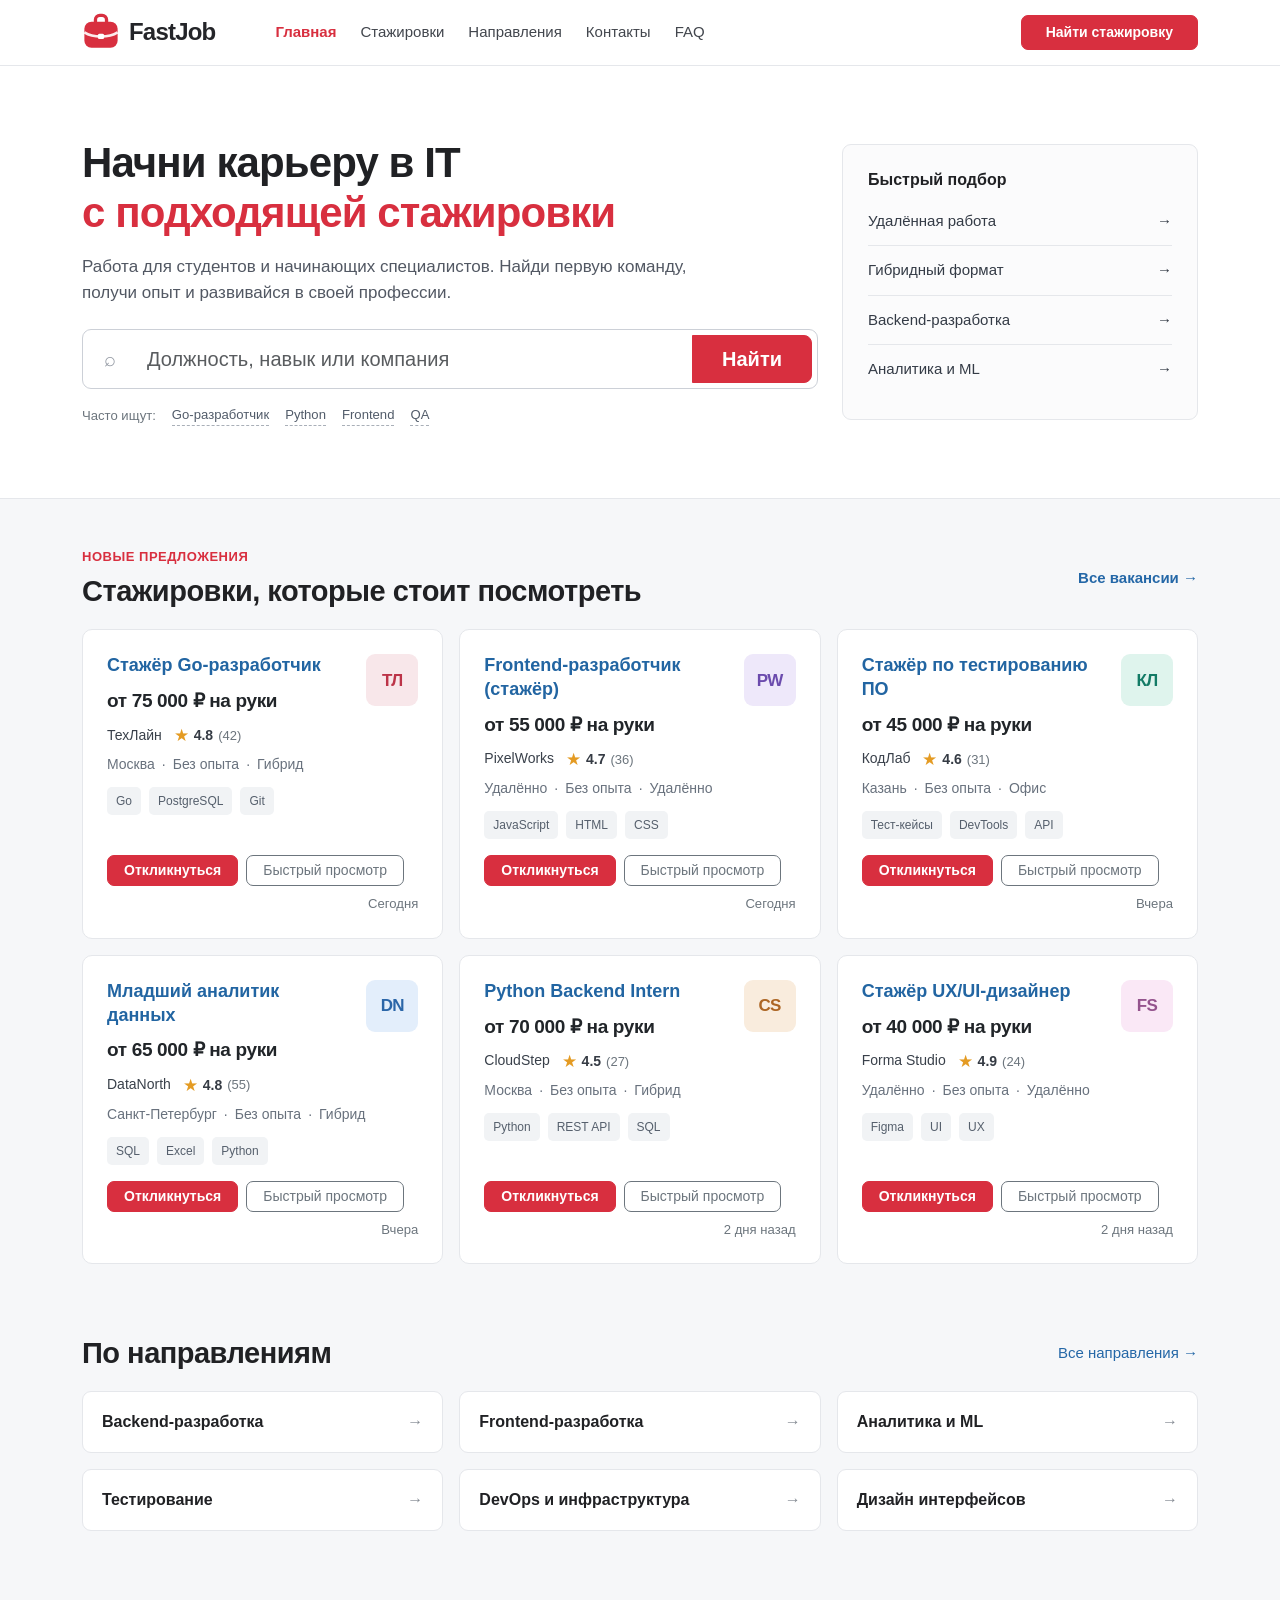
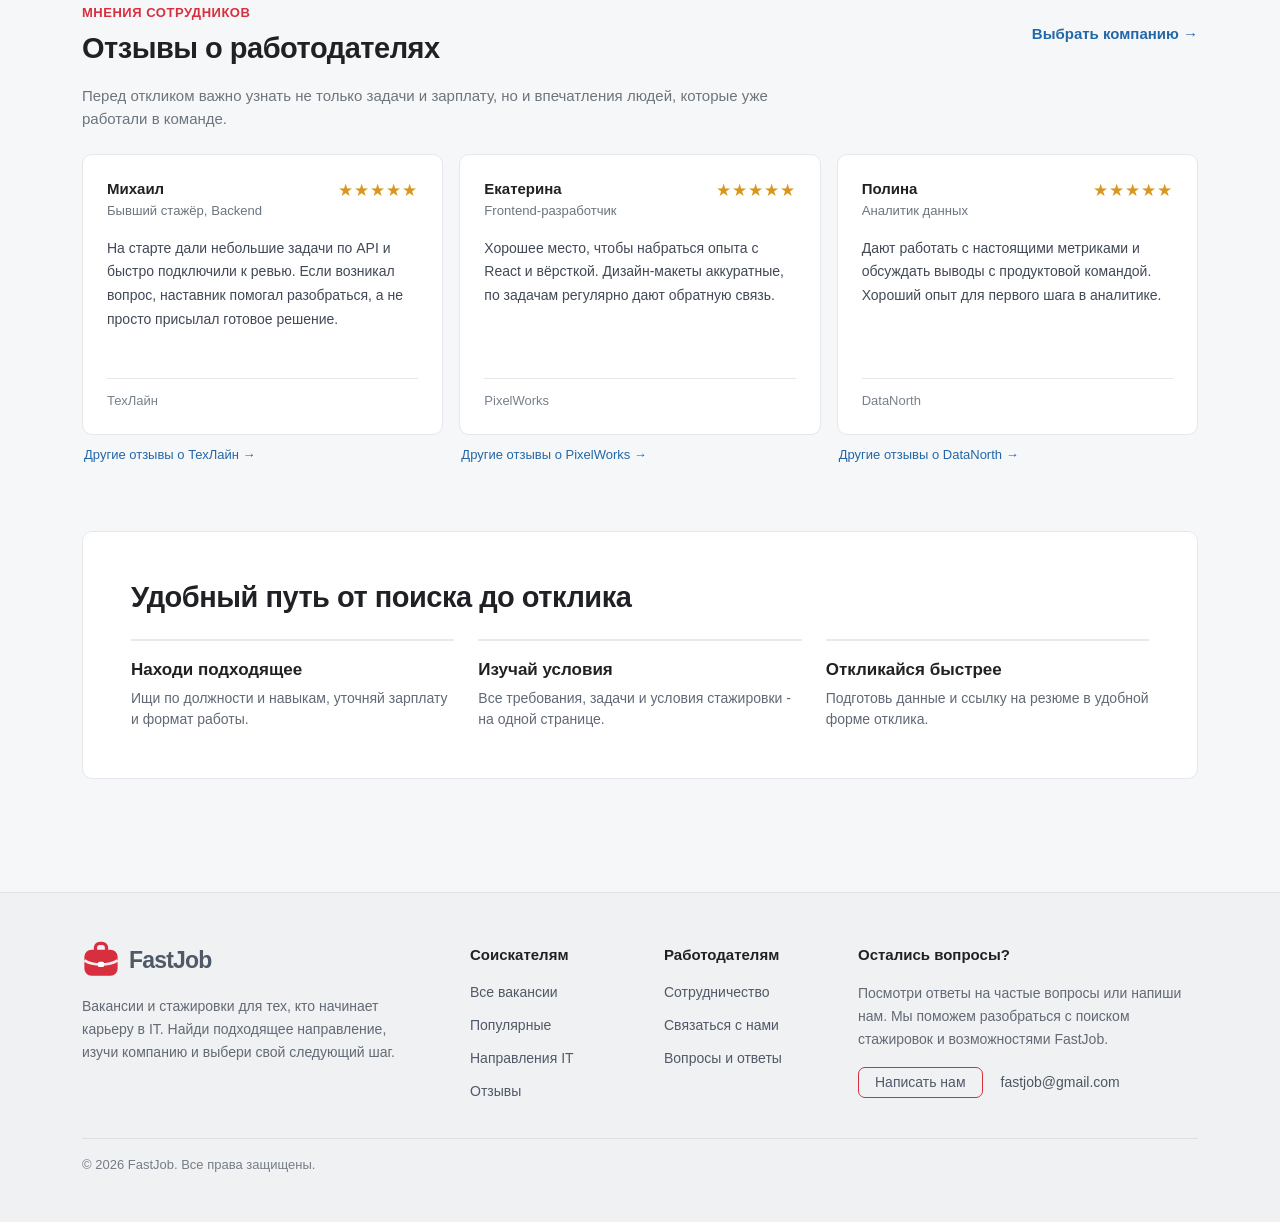
<file: index.html>
<!DOCTYPE html>
<html lang="ru">
<head>
  <meta charset="UTF-8">
  <meta name="viewport" content="width=device-width, initial-scale=1">
  <meta name="description" content="FastJob - найди стажировку и начни карьеру в IT.">
  <title>Главная - FastJob</title>
  <link rel="stylesheet" href="https://cdn.jsdelivr.net/npm/bootstrap@5.3.8/dist/css/bootstrap.min.css">
  <link rel="stylesheet" href="css/custom.css">
  <link rel="icon" type="image/svg+xml" href="images/favicon.svg">
</head>
<body>
<a class="visually-hidden-focusable" href="#main">Перейти к содержимому</a>
<header class="site-header sticky-top">
  <nav class="navbar navbar-expand-lg navbar-light" aria-label="Главное меню">
    <div class="container">
      <a class="brand" href="index.html" aria-label="FastJob - главная"><img class="brand__logo" src="images/fastjob-logo.svg" alt="" width="38" height="38"><span>FastJob</span></a>
      <button class="navbar-toggler" type="button" data-bs-toggle="collapse" data-bs-target="#mainNavbar" aria-controls="mainNavbar" aria-expanded="false" aria-label="Открыть меню"><span class="navbar-toggler-icon"></span></button>
      <div class="collapse navbar-collapse" id="mainNavbar">
        <ul class="navbar-nav ms-lg-5 me-auto"><li class="nav-item"><a class="nav-link active" aria-current="page" href="index.html">Главная</a></li>
<li class="nav-item"><a class="nav-link"  href="catalog.html">Стажировки</a></li>
<li class="nav-item"><a class="nav-link"  href="directions.html">Направления</a></li>
<li class="nav-item"><a class="nav-link"  href="contacts.html">Контакты</a></li>
<li class="nav-item"><a class="nav-link" href="contacts.html#faq">FAQ</a></li></ul>
        <a class="btn btn-primary mt-3 mt-lg-0 px-4" href="catalog.html">Найти стажировку</a>
      </div>
    </div>
  </nav>
</header>
<main id="main">
  <!-- Поиск -->
  <section class="home-hero py-5">
    <div class="container py-lg-4">
      <div class="row g-4 align-items-center">
        <div class="col-12 col-lg-8">
          <h1 class="main-heading mb-3">Начни карьеру в IT<br><span class="text-primary">с подходящей стажировки</span></h1>
          <p class="home-hero__lead mb-4">Работа для студентов и начинающих специалистов. Найди первую команду, получи опыт и развивайся в своей профессии.</p>
          <form action="catalog.html" method="get" class="search-panel" role="search">
            <div class="input-group input-group-lg">
              <span class="input-group-text" aria-hidden="true">⌕</span>
              <input class="form-control" id="homeSearchQuery" type="search" name="q" aria-label="Поиск вакансий" placeholder="Должность, навык или компания">
              <button type="submit" class="btn btn-primary">Найти</button>
            </div>
          </form>
          <div class="d-flex flex-wrap gap-3 mt-3 quick-links align-items-center small">
            <span class="text-secondary">Часто ищут:</span>
            <a href="catalog.html?q=Go">Go-разработчик</a>
            <a href="catalog.html?q=Python">Python</a>
            <a href="catalog.html?q=Frontend">Frontend</a>
            <a href="catalog.html?q=QA">QA</a>
          </div>
        </div>
        <div class="col-12 col-lg-4">
          <aside class="home-hero__aside" aria-label="Быстрый поиск">
            <h2 class="aside-title mb-2">Быстрый подбор</h2>
            <a class="aside-link" href="catalog.html?format=Удалённо"><span>Удалённая работа</span><span aria-hidden="true">→</span></a>
            <a class="aside-link" href="catalog.html?format=Гибрид"><span>Гибридный формат</span><span aria-hidden="true">→</span></a>
            <a class="aside-link" href="catalog.html?direction=Backend"><span>Backend-разработка</span><span aria-hidden="true">→</span></a>
            <a class="aside-link" href="catalog.html?direction=Data"><span>Аналитика и ML</span><span aria-hidden="true">→</span></a>
          </aside>
        </div>
      </div>
    </div>
  </section>

  <section class="container py-5" id="popular">
    <div class="section-heading">
      <div><div class="kicker mb-2">Новые предложения</div><h2 class="section-title mb-0">Стажировки, которые стоит посмотреть</h2></div>
      <a class="text-decoration-none fw-semibold" href="catalog.html">Все вакансии →</a>
    </div>
    <div class="row g-3" id="homeJobs" aria-live="polite"></div>
  </section>

  <section class="container py-4" id="directions">
    <div class="section-heading"><h2 class="section-title mb-0">По направлениям</h2><a class="text-decoration-none" href="directions.html">Все направления →</a></div>
    <div class="row g-3">
      <div class="col-12 col-sm-6 col-lg-4"><a class="category-link" href="catalog.html?direction=Backend">Backend-разработка <span class="arrow">→</span></a></div>
      <div class="col-12 col-sm-6 col-lg-4"><a class="category-link" href="catalog.html?direction=Frontend">Frontend-разработка <span class="arrow">→</span></a></div>
      <div class="col-12 col-sm-6 col-lg-4"><a class="category-link" href="catalog.html?direction=Data">Аналитика и ML <span class="arrow">→</span></a></div>
      <div class="col-12 col-sm-6 col-lg-4"><a class="category-link" href="catalog.html?direction=QA">Тестирование <span class="arrow">→</span></a></div>
      <div class="col-12 col-sm-6 col-lg-4"><a class="category-link" href="catalog.html?direction=DevOps">DevOps и инфраструктура <span class="arrow">→</span></a></div>
      <div class="col-12 col-sm-6 col-lg-4"><a class="category-link" href="catalog.html?direction=Design">Дизайн интерфейсов <span class="arrow">→</span></a></div>
    </div>
  </section>

  <section class="container py-5" id="employer-reviews">
    <div class="section-heading">
      <div>
        <div class="kicker mb-2">Мнения сотрудников</div>
        <h2 class="section-title mb-0">Отзывы о работодателях</h2>
      </div>
      <a class="text-decoration-none fw-semibold" href="catalog.html">Выбрать компанию →</a>
    </div>
    <p class="text-secondary mb-4 review-intro">Перед откликом важно узнать не только задачи и зарплату, но и впечатления людей, которые уже работали в команде.</p>
    <div class="row g-3" id="homeReviews"></div>
  </section>

  <section class="container py-5">
    <div class="surface p-4 p-md-5">
      <h2 class="section-title mb-4">Удобный путь от поиска до отклика</h2>
      <div class="row g-4">
        <div class="col-md-4"><div class="benefit-item"><h3>Находи подходящее</h3><p class="mb-0">Ищи по должности и навыкам, уточняй зарплату и формат работы.</p></div></div>
        <div class="col-md-4"><div class="benefit-item"><h3>Изучай условия</h3><p class="mb-0">Все требования, задачи и условия стажировки - на одной странице.</p></div></div>
        <div class="col-md-4"><div class="benefit-item"><h3>Откликайся быстрее</h3><p class="mb-0">Подготовь данные и ссылку на резюме в удобной форме отклика.</p></div></div>
      </div>
    </div>
  </section>
</main>
<!-- Быстрый просмотр вакансии -->
<div class="modal fade" id="jobPreviewModal" tabindex="-1" aria-labelledby="modalJobTitle" aria-hidden="true">
  <div class="modal-dialog modal-dialog-centered modal-lg">
    <div class="modal-content">
      <div class="modal-header border-bottom-0 pb-0">
        <h2 class="modal-title fs-4 fw-bold" id="modalJobTitle">Вакансия</h2>
        <button type="button" class="btn-close" data-bs-dismiss="modal" aria-label="Закрыть"></button>
      </div>
      <div class="modal-body pt-2">
        <p class="text-secondary mb-2" id="modalCompany"></p>
        <div class="h5 fw-bold mb-3" id="modalSalary"></div>
        <p class="mb-1" id="modalDescription"></p>
      </div>
      <div class="modal-footer justify-content-start border-top-0 pt-0 pb-4">
        <a class="btn btn-primary" href="vacancy.html" id="modalApply">Откликнуться</a>
        <a class="btn btn-outline-secondary" href="vacancy.html" id="modalDetails">Подробнее о вакансии</a>
      </div>
    </div>
  </div>
</div>
<footer class="site-footer py-5">
  <div class="container">
    <div class="row g-4 g-lg-5">
      <div class="col-12 col-md-6 col-lg-4">
        <a class="brand mb-3" href="index.html"><img class="brand__logo" src="images/fastjob-logo.svg" alt="" width="38" height="38"><span>FastJob</span></a>
        <p class="footer-about mb-3">Вакансии и стажировки для тех, кто начинает карьеру в IT. Найди подходящее направление, изучи компанию и выбери свой следующий шаг.</p>
      </div>
      <div class="col-6 col-md-3 col-lg-2">
        <h2 class="footer-heading">Соискателям</h2>
        <ul class="footer-links">
          <li><a href="catalog.html">Все вакансии</a></li>
          <li><a href="index.html#popular">Популярные</a></li>
          <li><a href="directions.html">Направления IT</a></li>
          <li><a href="index.html#employer-reviews">Отзывы</a></li>
        </ul>
      </div>
      <div class="col-6 col-md-3 col-lg-2">
        <h2 class="footer-heading">Работодателям</h2>
        <ul class="footer-links">
          <li><a href="contacts.html">Сотрудничество</a></li>
          <li><a href="contacts.html#feedbackForm">Связаться с нами</a></li>
          <li><a href="contacts.html#faq">Вопросы и ответы</a></li>
        </ul>
      </div>
      <div class="col-12 col-md-6 col-lg-4">
        <h2 class="footer-heading">Остались вопросы?</h2>
        <p class="footer-about mb-3">Посмотри ответы на частые вопросы или напиши нам. Мы поможем разобраться с поиском стажировок и возможностями FastJob.</p>
        <div class="footer-contact-actions">
          <a class="btn btn-outline-primary btn-sm px-3" href="contacts.html#feedbackForm">Написать нам</a>
          <a class="footer-email" href="mailto:fastjob@gmail.com">fastjob@gmail.com</a>
        </div>
      </div>
    </div>
    <div class="footer-bottom mt-4 pt-3">© 2026 FastJob. Все права защищены.</div>
  </div>
</footer>
<button class="back-to-top" id="backToTop" type="button" aria-label="Наверх" title="Наверх">↑</button>
<script src="https://cdn.jsdelivr.net/npm/bootstrap@5.3.8/dist/js/bootstrap.bundle.min.js"></script>
<script src="js/app.js"></script>
</body>
</html>
</file>
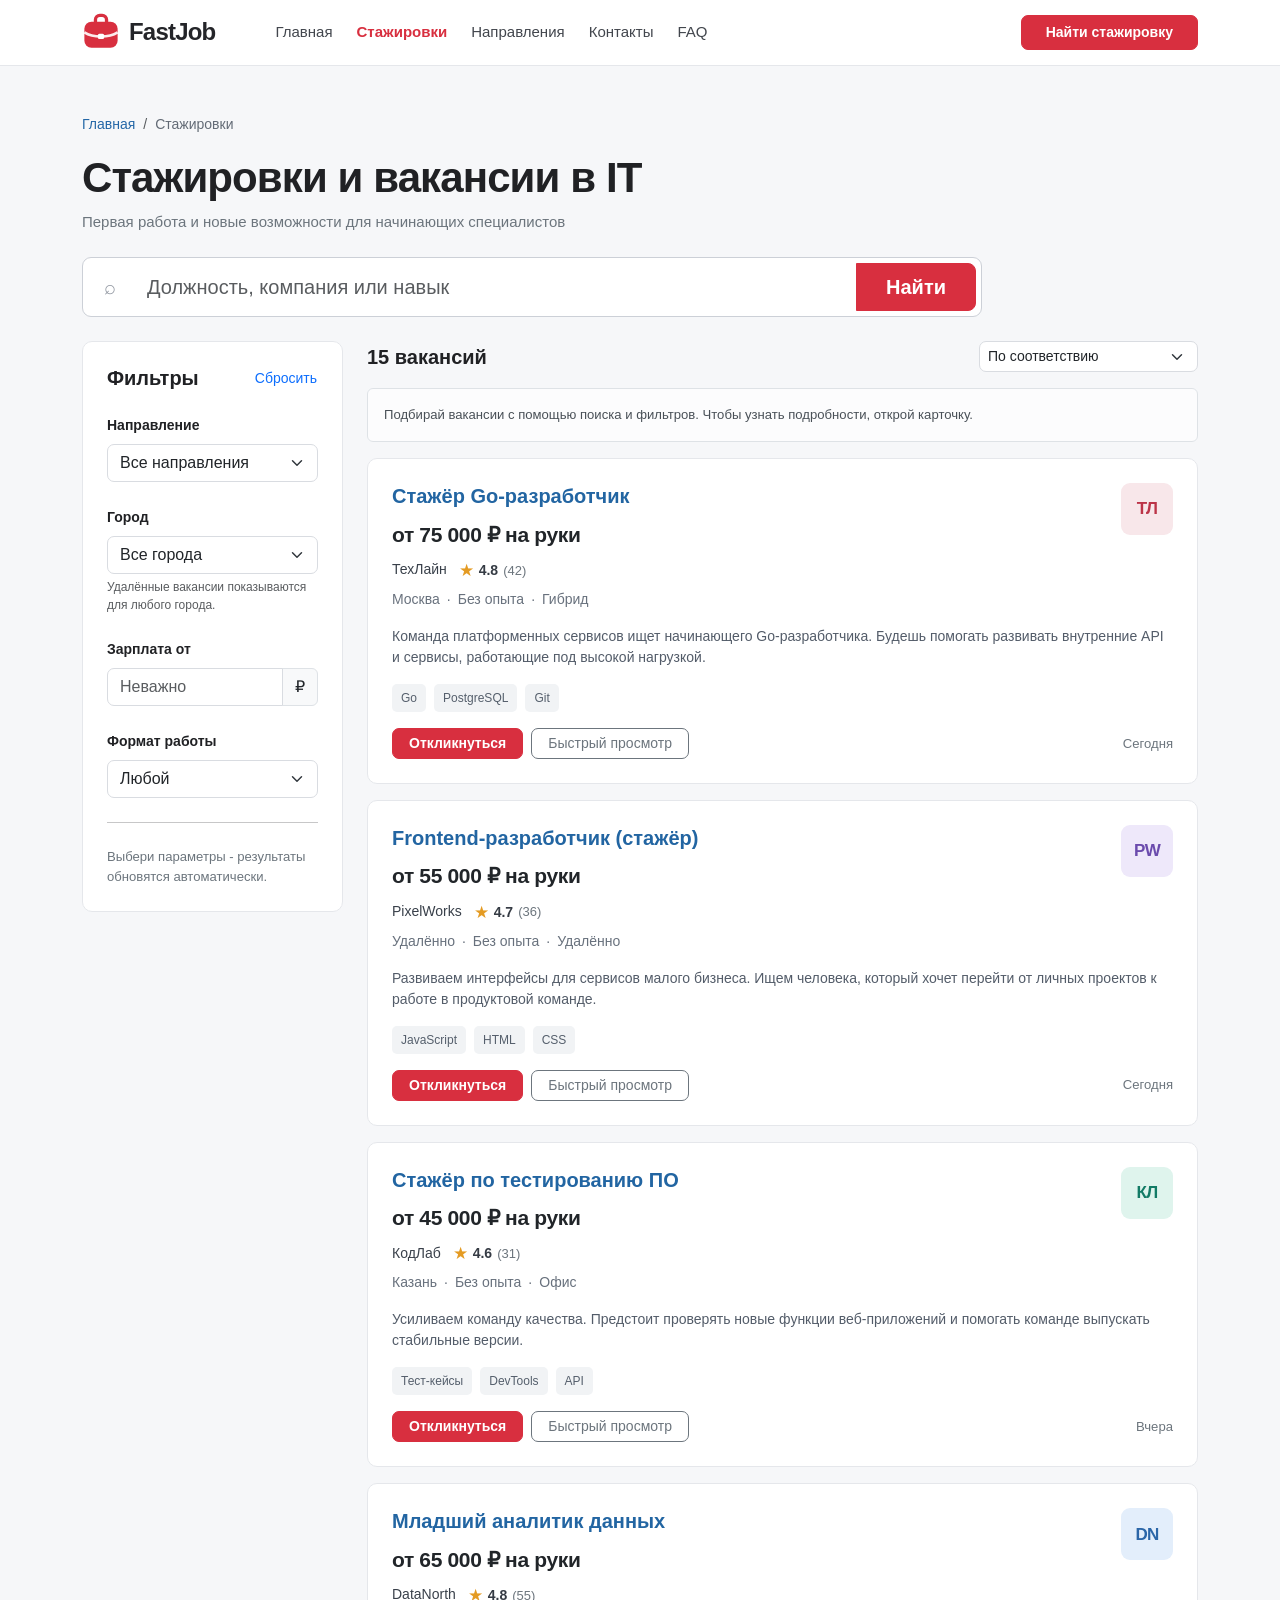
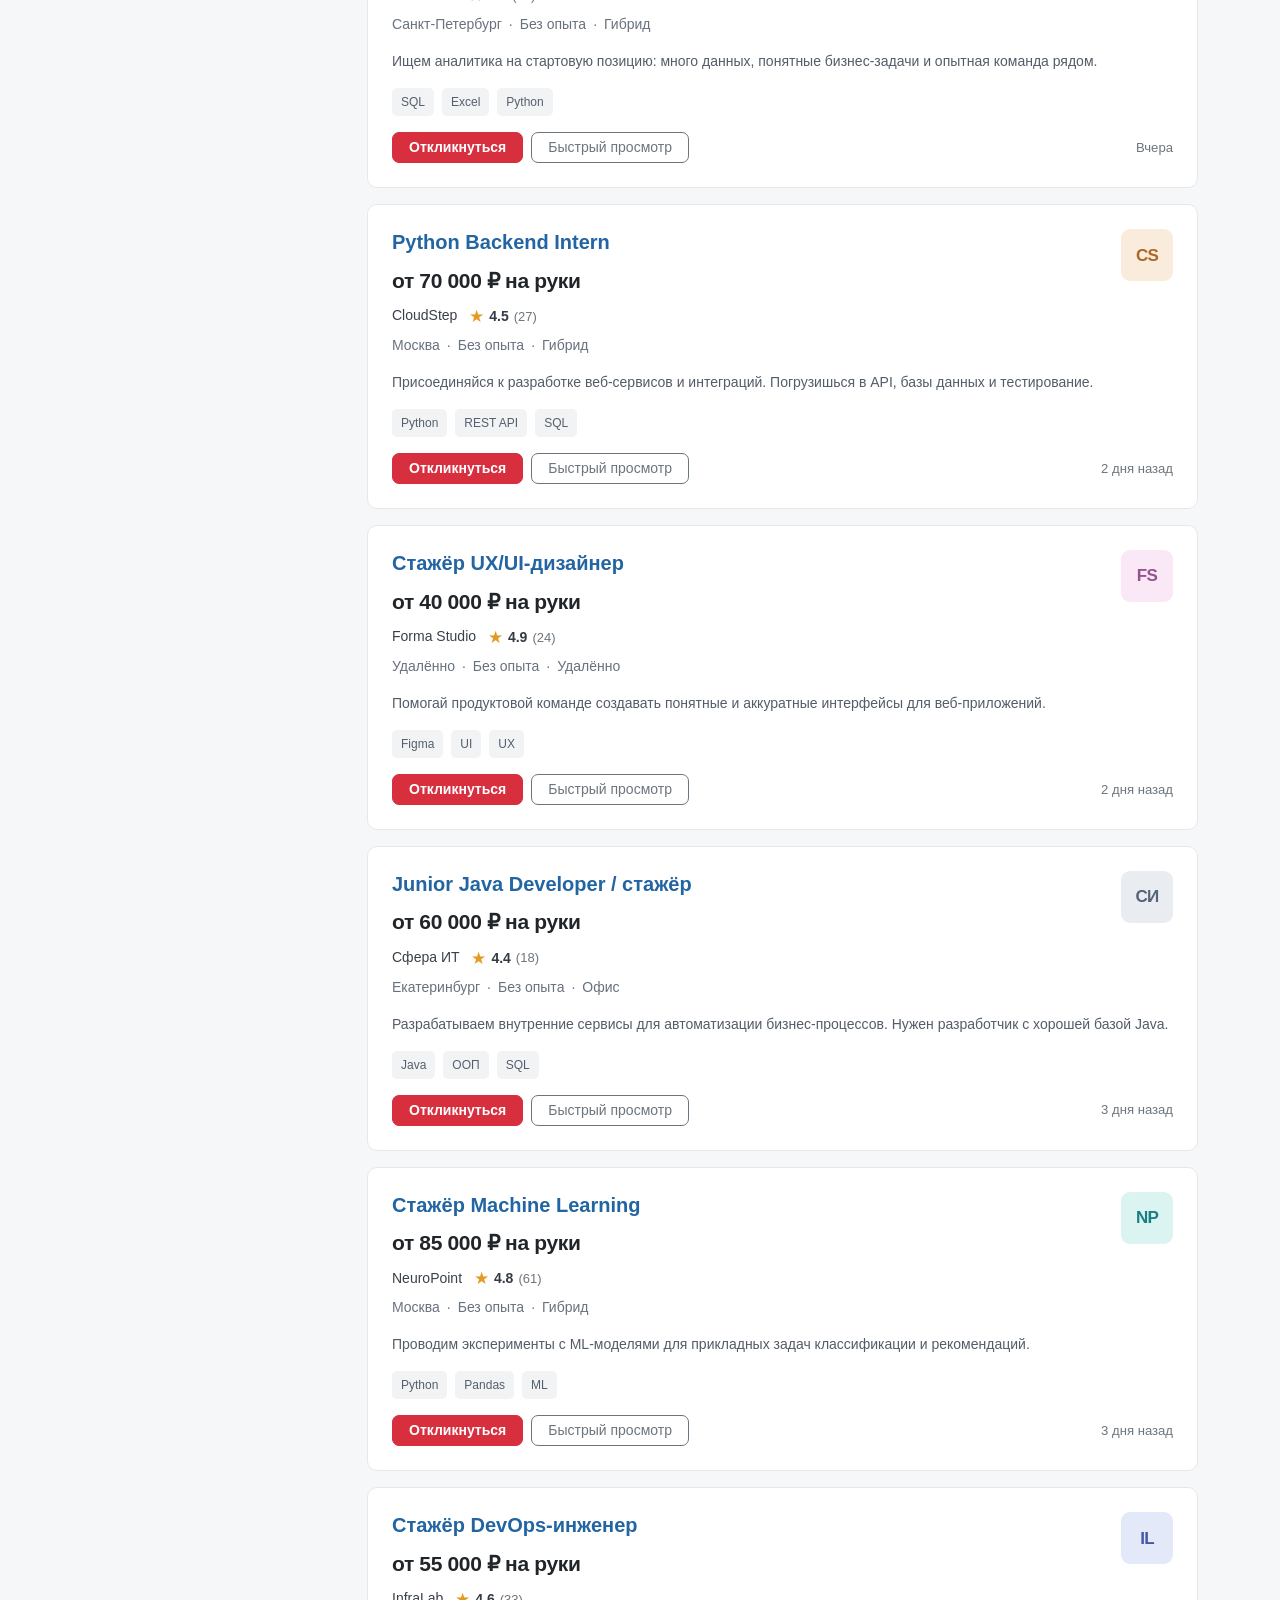
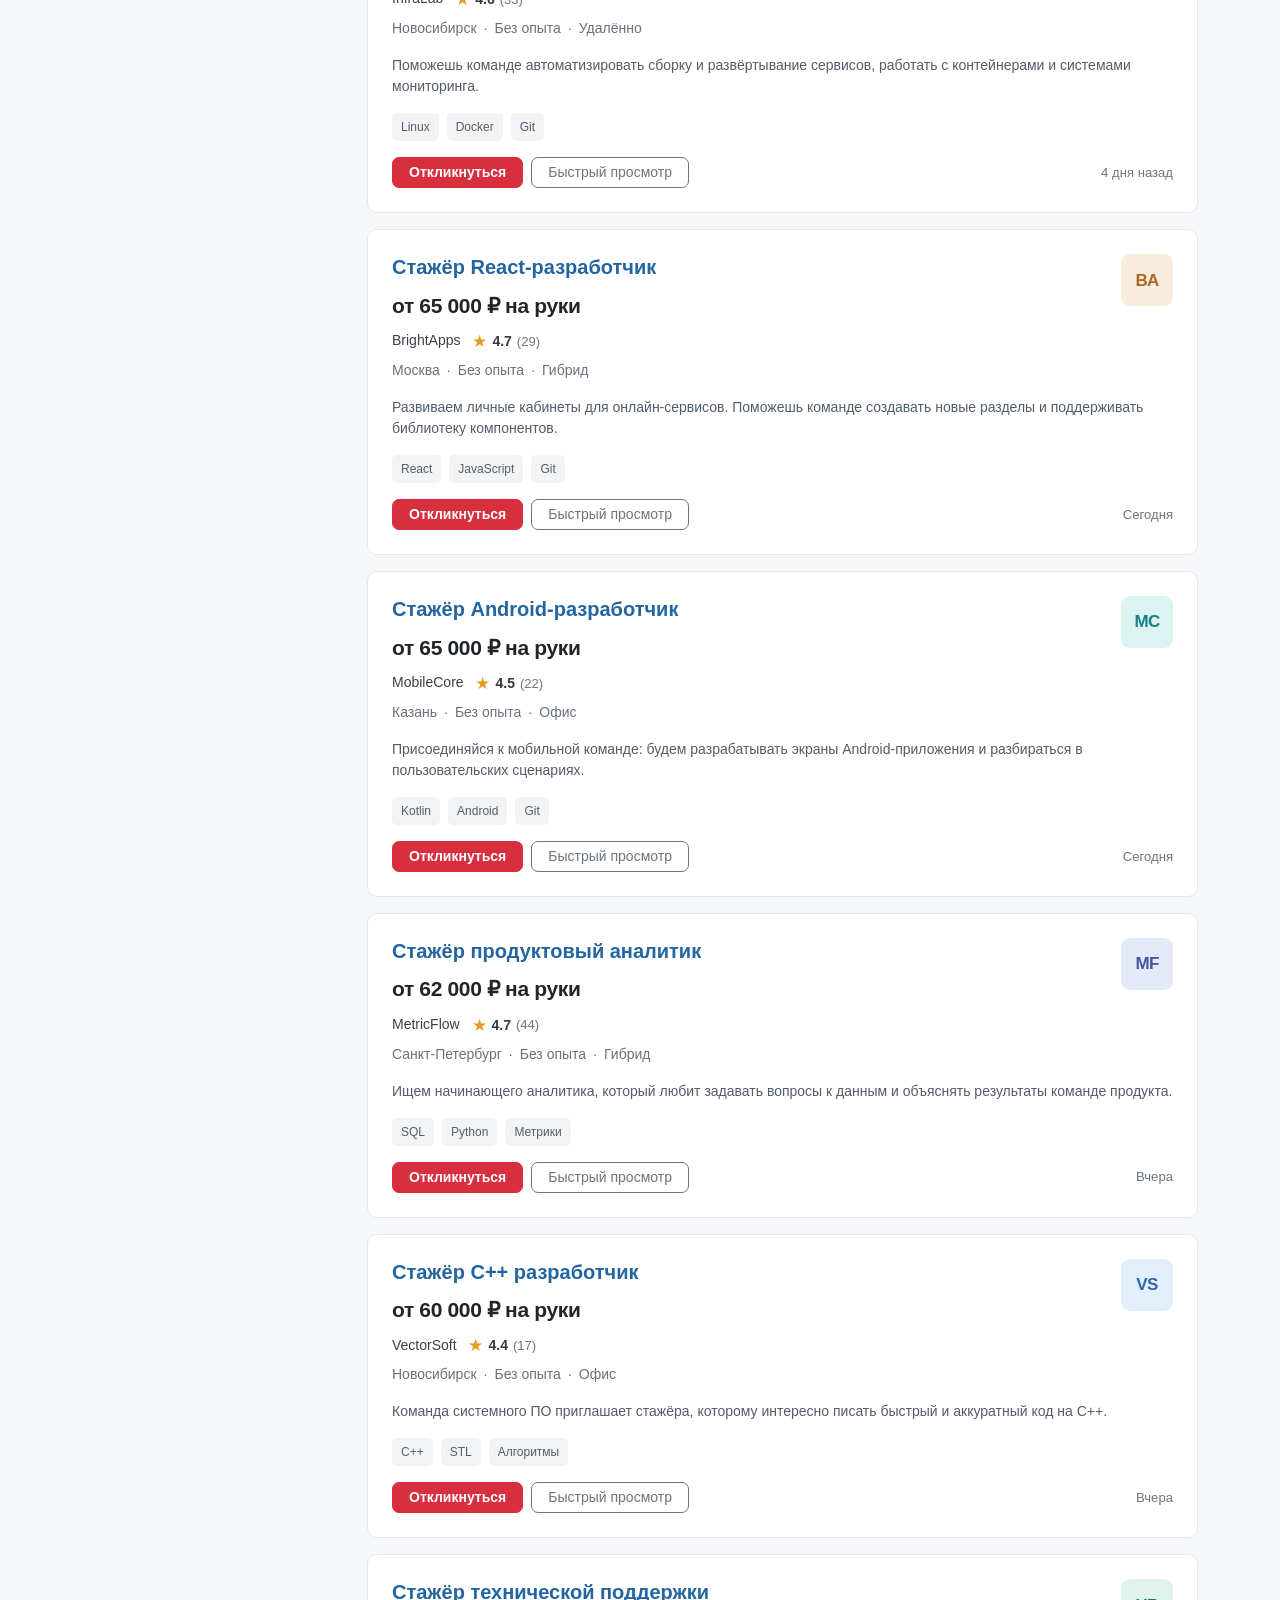
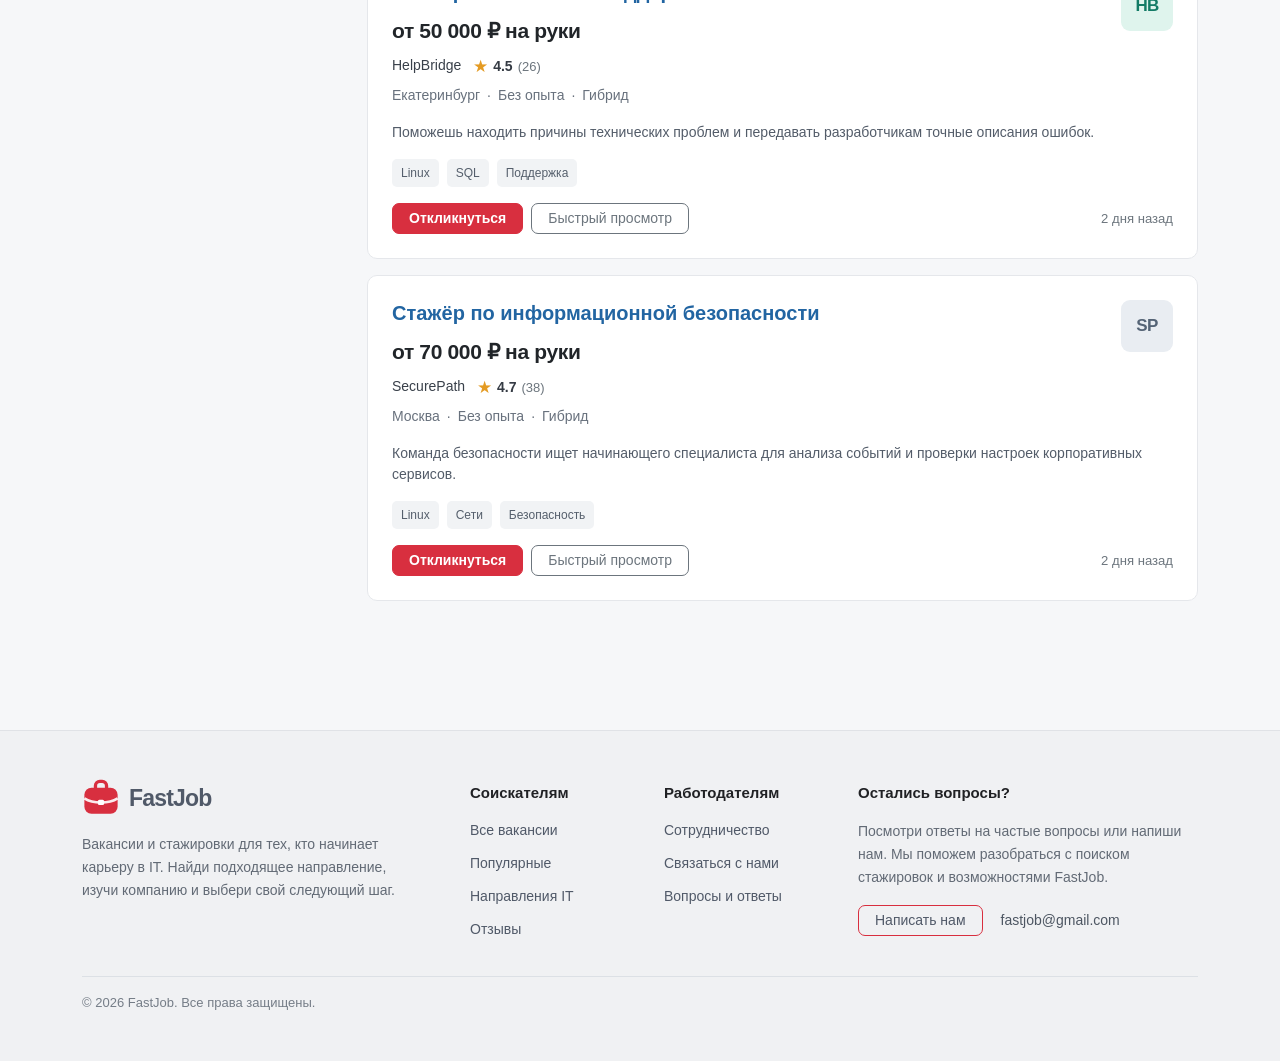
<file: catalog.html>
<!DOCTYPE html>
<html lang="ru">
<head>
  <meta charset="UTF-8">
  <meta name="viewport" content="width=device-width, initial-scale=1">
  <meta name="description" content="Стажировки в IT: поиск вакансий по навыкам, зарплате и формату работы.">
  <title>Каталог стажировок - FastJob</title>
  <link rel="stylesheet" href="https://cdn.jsdelivr.net/npm/bootstrap@5.3.8/dist/css/bootstrap.min.css">
  <link rel="stylesheet" href="css/custom.css">
  <link rel="icon" type="image/svg+xml" href="images/favicon.svg">
</head>
<body>
<a class="visually-hidden-focusable" href="#main">Перейти к содержимому</a>
<header class="site-header sticky-top">
  <nav class="navbar navbar-expand-lg navbar-light" aria-label="Главное меню">
    <div class="container">
      <a class="brand" href="index.html" aria-label="FastJob - главная"><img class="brand__logo" src="images/fastjob-logo.svg" alt="" width="38" height="38"><span>FastJob</span></a>
      <button class="navbar-toggler" type="button" data-bs-toggle="collapse" data-bs-target="#mainNavbar" aria-controls="mainNavbar" aria-expanded="false" aria-label="Открыть меню"><span class="navbar-toggler-icon"></span></button>
      <div class="collapse navbar-collapse" id="mainNavbar">
        <ul class="navbar-nav ms-lg-5 me-auto"><li class="nav-item"><a class="nav-link"  href="index.html">Главная</a></li>
<li class="nav-item"><a class="nav-link active" aria-current="page" href="catalog.html">Стажировки</a></li>
<li class="nav-item"><a class="nav-link"  href="directions.html">Направления</a></li>
<li class="nav-item"><a class="nav-link"  href="contacts.html">Контакты</a></li>
<li class="nav-item"><a class="nav-link" href="contacts.html#faq">FAQ</a></li></ul>
        <a class="btn btn-primary mt-3 mt-lg-0 px-4" href="catalog.html">Найти стажировку</a>
      </div>
    </div>
  </nav>
</header>
<main id="main" class="container py-4 py-md-5">
  <nav aria-label="Хлебные крошки"><ol class="breadcrumb"><li class="breadcrumb-item"><a href="index.html">Главная</a></li><li class="breadcrumb-item active" aria-current="page">Стажировки</li></ol></nav>
  <div class="mb-4"><h1 class="main-heading mb-2">Стажировки и вакансии в IT</h1><p class="text-secondary mb-0">Первая работа и новые возможности для начинающих специалистов</p></div>
  <form id="catalogSearchForm" class="search-panel mb-4" role="search">
    <div class="input-group input-group-lg"><span class="input-group-text" aria-hidden="true">⌕</span>
      <input class="form-control" id="searchQuery" type="search" name="q" placeholder="Должность, компания или навык" aria-label="Поиск по вакансиям">
      <button class="btn btn-primary" type="submit">Найти</button>
    </div>
  </form>
  <div class="row g-4">
    <!-- Фильтры -->
    <aside class="col-12 col-lg-3" aria-label="Фильтры вакансий">
      <div class="surface filter-panel p-4">
        <div class="d-flex align-items-center justify-content-between mb-4"><h2 class="h5 fw-bold mb-0">Фильтры</h2><button id="resetFilters" class="btn btn-link btn-sm text-decoration-none p-0" type="button">Сбросить</button></div>
        <div class="mb-4"><label class="form-label" for="directionFilter">Направление</label>
          <select class="form-select" id="directionFilter" name="direction"><option value="">Все направления</option><option value="Backend">Backend</option><option value="Frontend">Frontend</option><option value="Data">Data / ML</option><option value="QA">Тестирование</option><option value="DevOps">DevOps</option><option value="Design">Дизайн</option></select>
        </div>
        <div class="mb-4"><label class="form-label" for="cityFilter">Город</label>
          <select class="form-select" id="cityFilter" name="city"><option value="">Все города</option><option value="Москва">Москва</option><option value="Санкт-Петербург">Санкт-Петербург</option><option value="Казань">Казань</option><option value="Екатеринбург">Екатеринбург</option><option value="Новосибирск">Новосибирск</option></select>
          <div class="form-text">Удалённые вакансии показываются для любого города.</div>
        </div>
        <div class="mb-4"><label class="form-label" for="salaryFilter">Зарплата от</label>
          <div class="input-group"><input class="form-control" id="salaryFilter" name="salary" type="number" min="0" step="5000" placeholder="Неважно"><span class="input-group-text">₽</span></div>
        </div>
        <div class="mb-2"><label class="form-label" for="formatFilter">Формат работы</label>
          <select class="form-select" id="formatFilter" name="format"><option value="">Любой</option><option value="Удалённо">Удалённо</option><option value="Гибрид">Гибрид</option><option value="Офис">В офисе</option></select>
        </div>
        <hr class="my-4"><div class="small text-secondary">Выбери параметры - результаты обновятся автоматически.</div>
      </div>
    </aside>
    <!-- Результаты -->
    <div class="col-12 col-lg-9">
      <div class="results-toolbar mb-3"><h2 class="h5 fw-bold mb-0" id="resultCount" aria-live="polite">Вакансии</h2>
        <label class="visually-hidden" for="sortFilter">Сортировка</label>
        <select class="form-select form-select-sm" id="sortFilter" name="sort"><option value="relevance">По соответствию</option><option value="salary-desc">Зарплата: по убыванию</option><option value="salary-asc">Зарплата: по возрастанию</option><option value="rating-desc">По рейтингу работодателя</option></select>
      </div>
      <div class="alert alert-light border small" role="status">Подбирай вакансии с помощью поиска и фильтров. Чтобы узнать подробности, открой карточку.</div>
      <div id="jobResults" aria-live="polite"></div>
      <div id="emptyResults" class="empty-state" hidden><h3 class="h5 fw-bold">Ничего не найдено</h3><p class="text-secondary mb-0">Попробуй изменить запрос или сбросить фильтры.</p></div>
    </div>
  </div>
</main>
<!-- Быстрый просмотр вакансии -->
<div class="modal fade" id="jobPreviewModal" tabindex="-1" aria-labelledby="modalJobTitle" aria-hidden="true">
  <div class="modal-dialog modal-dialog-centered modal-lg">
    <div class="modal-content">
      <div class="modal-header border-bottom-0 pb-0">
        <h2 class="modal-title fs-4 fw-bold" id="modalJobTitle">Вакансия</h2>
        <button type="button" class="btn-close" data-bs-dismiss="modal" aria-label="Закрыть"></button>
      </div>
      <div class="modal-body pt-2">
        <p class="text-secondary mb-2" id="modalCompany"></p>
        <div class="h5 fw-bold mb-3" id="modalSalary"></div>
        <p class="mb-1" id="modalDescription"></p>
      </div>
      <div class="modal-footer justify-content-start border-top-0 pt-0 pb-4">
        <a class="btn btn-primary" href="vacancy.html" id="modalApply">Откликнуться</a>
        <a class="btn btn-outline-secondary" href="vacancy.html" id="modalDetails">Подробнее о вакансии</a>
      </div>
    </div>
  </div>
</div>
<footer class="site-footer py-5">
  <div class="container">
    <div class="row g-4 g-lg-5">
      <div class="col-12 col-md-6 col-lg-4">
        <a class="brand mb-3" href="index.html"><img class="brand__logo" src="images/fastjob-logo.svg" alt="" width="38" height="38"><span>FastJob</span></a>
        <p class="footer-about mb-3">Вакансии и стажировки для тех, кто начинает карьеру в IT. Найди подходящее направление, изучи компанию и выбери свой следующий шаг.</p>
      </div>
      <div class="col-6 col-md-3 col-lg-2">
        <h2 class="footer-heading">Соискателям</h2>
        <ul class="footer-links">
          <li><a href="catalog.html">Все вакансии</a></li>
          <li><a href="index.html#popular">Популярные</a></li>
          <li><a href="directions.html">Направления IT</a></li>
          <li><a href="index.html#employer-reviews">Отзывы</a></li>
        </ul>
      </div>
      <div class="col-6 col-md-3 col-lg-2">
        <h2 class="footer-heading">Работодателям</h2>
        <ul class="footer-links">
          <li><a href="contacts.html">Сотрудничество</a></li>
          <li><a href="contacts.html#feedbackForm">Связаться с нами</a></li>
          <li><a href="contacts.html#faq">Вопросы и ответы</a></li>
        </ul>
      </div>
      <div class="col-12 col-md-6 col-lg-4">
        <h2 class="footer-heading">Остались вопросы?</h2>
        <p class="footer-about mb-3">Посмотри ответы на частые вопросы или напиши нам. Мы поможем разобраться с поиском стажировок и возможностями FastJob.</p>
        <div class="footer-contact-actions">
          <a class="btn btn-outline-primary btn-sm px-3" href="contacts.html#feedbackForm">Написать нам</a>
          <a class="footer-email" href="mailto:fastjob@gmail.com">fastjob@gmail.com</a>
        </div>
      </div>
    </div>
    <div class="footer-bottom mt-4 pt-3">© 2026 FastJob. Все права защищены.</div>
  </div>
</footer>
<button class="back-to-top" id="backToTop" type="button" aria-label="Наверх" title="Наверх">↑</button>
<script src="https://cdn.jsdelivr.net/npm/bootstrap@5.3.8/dist/js/bootstrap.bundle.min.js"></script>
<script src="js/app.js"></script>
</body>
</html>
</file>
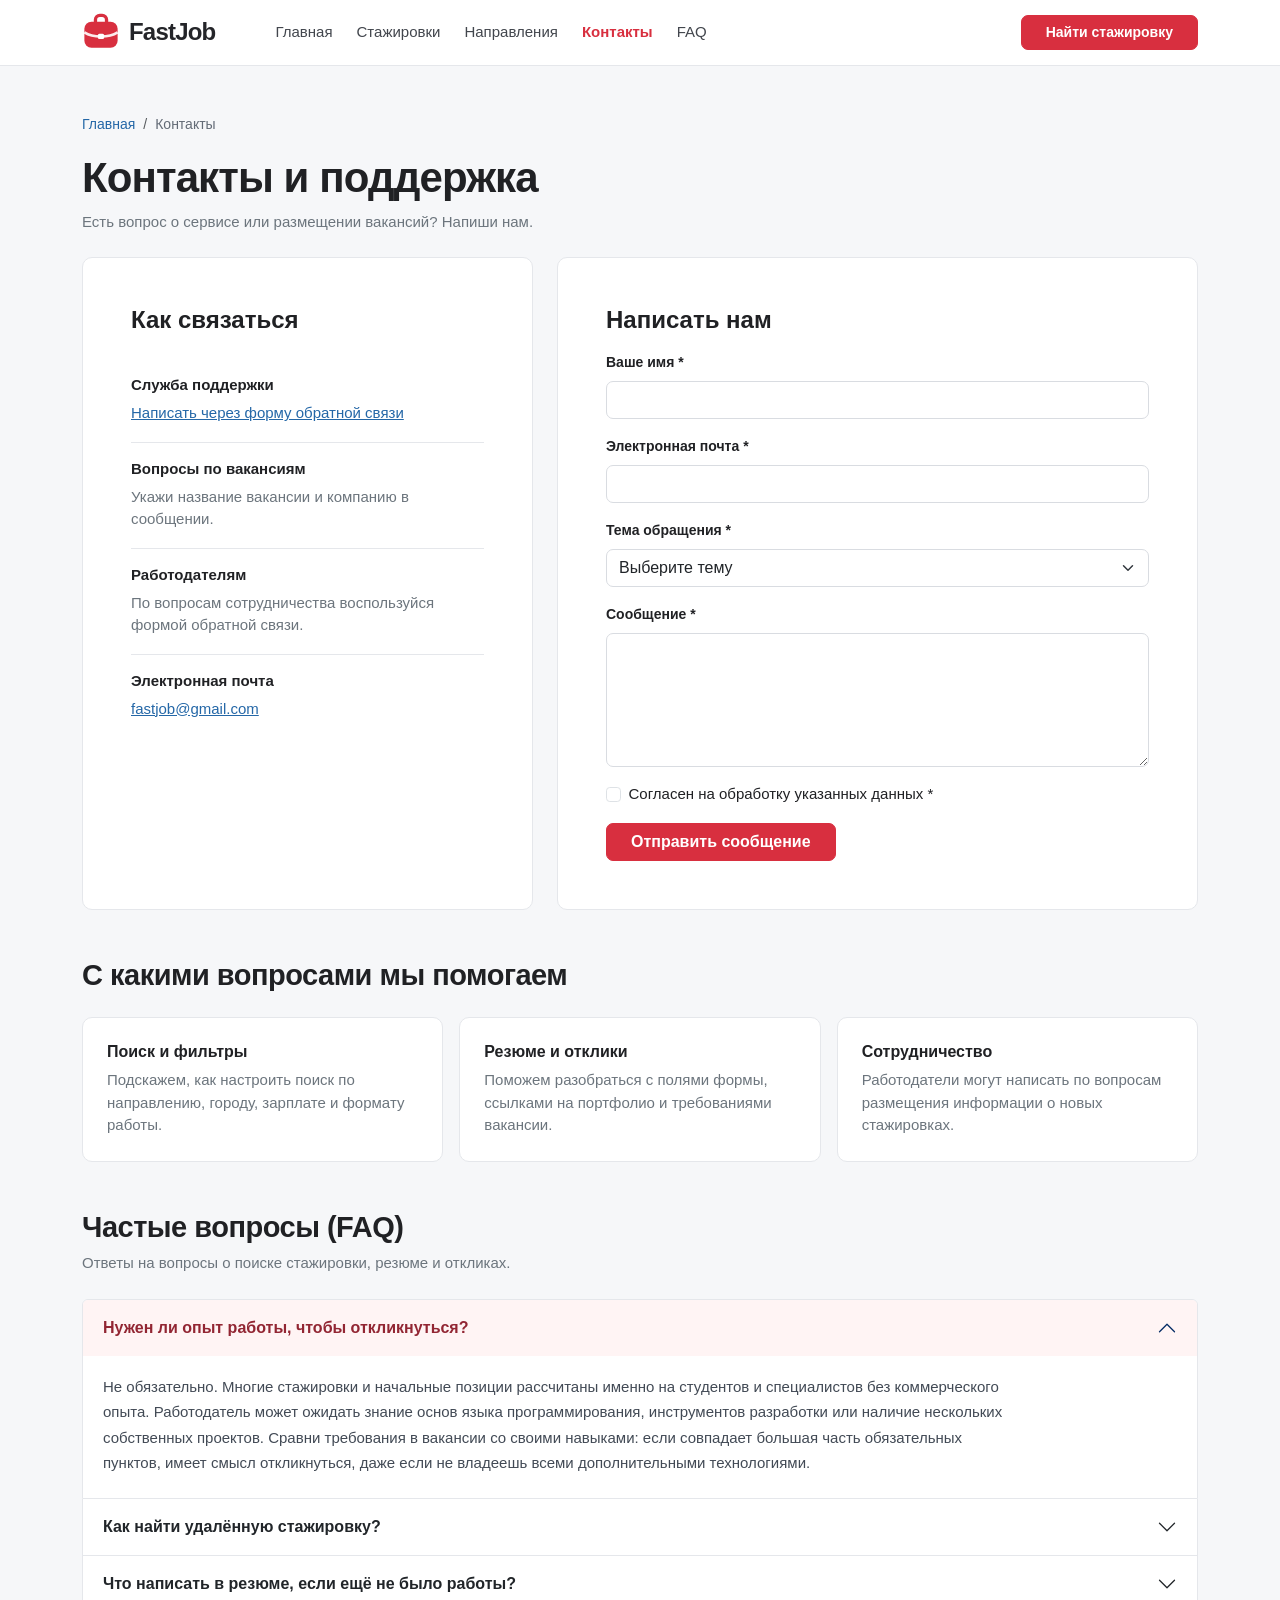
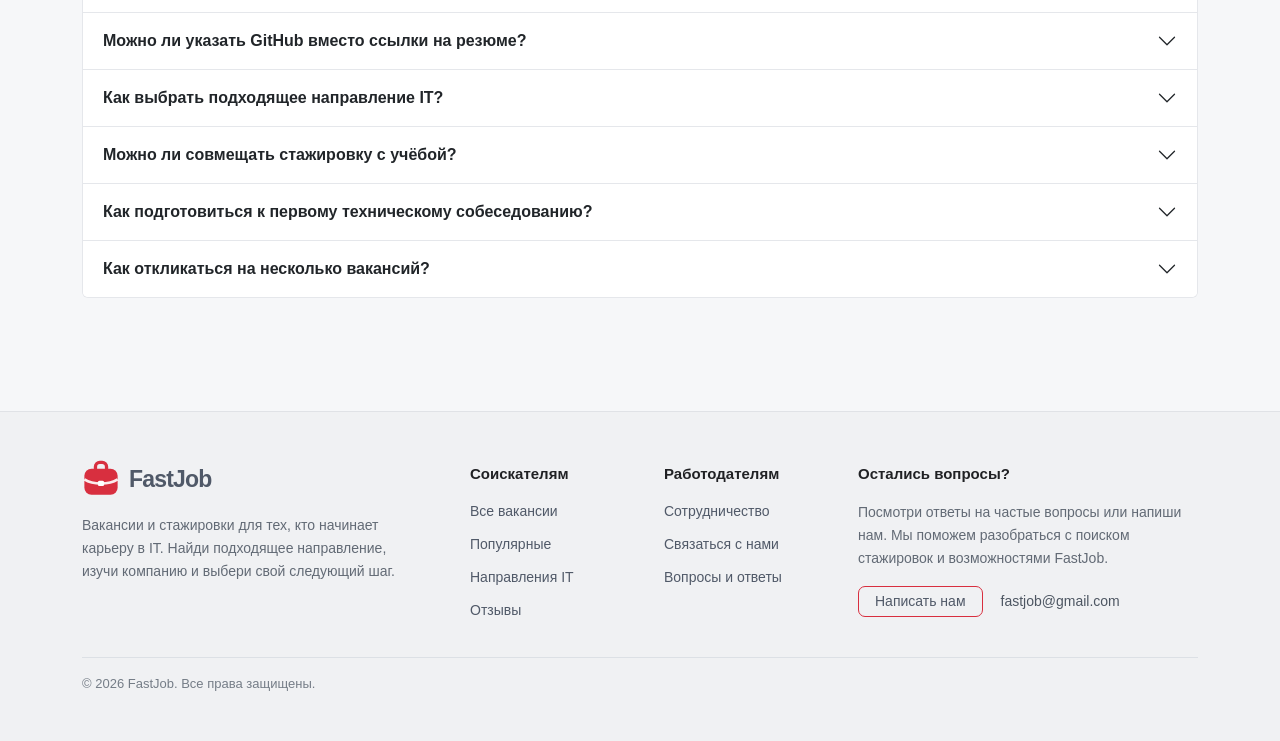
<file: contacts.html>
<!DOCTYPE html>
<html lang="ru">
<head>
  <meta charset="UTF-8">
  <meta name="viewport" content="width=device-width, initial-scale=1">
  <meta name="description" content="Поддержка FastJob: контакты, обратная связь и ответы на вопросы.">
  <title>Контакты - FastJob</title>
  <link rel="stylesheet" href="https://cdn.jsdelivr.net/npm/bootstrap@5.3.8/dist/css/bootstrap.min.css">
  <link rel="stylesheet" href="css/custom.css">
  <link rel="icon" type="image/svg+xml" href="images/favicon.svg">
</head>
<body>
<a class="visually-hidden-focusable" href="#main">Перейти к содержимому</a>
<header class="site-header sticky-top">
  <nav class="navbar navbar-expand-lg navbar-light" aria-label="Главное меню">
    <div class="container">
      <a class="brand" href="index.html" aria-label="FastJob - главная"><img class="brand__logo" src="images/fastjob-logo.svg" alt="" width="38" height="38"><span>FastJob</span></a>
      <button class="navbar-toggler" type="button" data-bs-toggle="collapse" data-bs-target="#mainNavbar" aria-controls="mainNavbar" aria-expanded="false" aria-label="Открыть меню"><span class="navbar-toggler-icon"></span></button>
      <div class="collapse navbar-collapse" id="mainNavbar">
        <ul class="navbar-nav ms-lg-5 me-auto"><li class="nav-item"><a class="nav-link"  href="index.html">Главная</a></li>
<li class="nav-item"><a class="nav-link"  href="catalog.html">Стажировки</a></li>
<li class="nav-item"><a class="nav-link"  href="directions.html">Направления</a></li>
<li class="nav-item"><a class="nav-link active" aria-current="page" href="contacts.html">Контакты</a></li>
<li class="nav-item"><a class="nav-link" href="contacts.html#faq">FAQ</a></li></ul>
        <a class="btn btn-primary mt-3 mt-lg-0 px-4" href="catalog.html">Найти стажировку</a>
      </div>
    </div>
  </nav>
</header>
<main id="main" class="container py-4 py-md-5">
  <nav aria-label="Хлебные крошки"><ol class="breadcrumb"><li class="breadcrumb-item"><a href="index.html">Главная</a></li><li class="breadcrumb-item active" aria-current="page">Контакты</li></ol></nav>
  <div class="mb-4"><h1 class="main-heading mb-2">Контакты и поддержка</h1><p class="text-secondary">Есть вопрос о сервисе или размещении вакансий? Напиши нам.</p></div>
  <div class="row g-4">
    <div class="col-12 col-lg-5">
      <section class="surface p-4 p-md-5 h-100">
        <h2 class="h4 fw-bold mb-4">Как связаться</h2>
        <div class="contact-row"><h3>Служба поддержки</h3><p class="mb-0"><a href="#feedbackForm">Написать через форму обратной связи</a></p></div>
        <div class="contact-row"><h3>Вопросы по вакансиям</h3><p class="text-secondary mb-0">Укажи название вакансии и компанию в сообщении.</p></div>
        <div class="contact-row"><h3>Работодателям</h3><p class="text-secondary mb-0">По вопросам сотрудничества воспользуйся формой обратной связи.</p></div>
        <div class="contact-row"><h3>Электронная почта</h3><p class="mb-0"><a href="mailto:fastjob@gmail.com">fastjob@gmail.com</a></p></div>
      </section>
    </div>
    <div class="col-12 col-lg-7">
      <section class="surface p-4 p-md-5 h-100"><h2 class="h4 fw-bold mb-3">Написать нам</h2>
        <form id="feedbackForm" novalidate>
          <div class="mb-3"><label class="form-label" for="contactName">Ваше имя *</label><input class="form-control" type="text" id="contactName" name="name" autocomplete="name" required minlength="2"><div class="invalid-feedback">Укажи имя.</div></div>
          <div class="mb-3"><label class="form-label" for="contactEmail">Электронная почта *</label><input class="form-control" type="email" id="contactEmail" name="email" autocomplete="email" required><div class="invalid-feedback">Укажи корректный адрес почты.</div></div>
          <div class="mb-3"><label class="form-label" for="contactTopic">Тема обращения *</label><select class="form-select" id="contactTopic" name="topic" required><option value="">Выберите тему</option><option>Вопрос по стажировке</option><option>Размещение вакансии</option><option>Ошибка на сайте</option><option>Другое</option></select><div class="invalid-feedback">Выбери тему.</div></div>
          <div class="mb-3"><label class="form-label" for="contactMessage">Сообщение *</label><textarea class="form-control" id="contactMessage" name="message" rows="5" minlength="10" required></textarea><div class="invalid-feedback">Напиши сообщение не короче 10 символов.</div></div>
          <div class="form-check mb-3"><input class="form-check-input" type="checkbox" id="contactConsent" required><label class="form-check-label" for="contactConsent">Согласен на обработку указанных данных *</label><div class="invalid-feedback">Необходимо согласие.</div></div>
          <button class="btn btn-primary px-4" type="submit">Отправить сообщение</button>
        </form><div id="feedbackResult" class="alert alert-success mt-4 mb-0" role="status" hidden></div>
      </section>
    </div>
  </div>
  <section class="mt-5" aria-labelledby="supportHeading">
    <h2 id="supportHeading" class="section-title mb-4">С какими вопросами мы помогаем</h2>
    <div class="row g-3">
      <div class="col-12 col-md-4"><div class="surface p-4 h-100"><h3 class="h6 fw-bold">Поиск и фильтры</h3><p class="text-secondary mb-0">Подскажем, как настроить поиск по направлению, городу, зарплате и формату работы.</p></div></div>
      <div class="col-12 col-md-4"><div class="surface p-4 h-100"><h3 class="h6 fw-bold">Резюме и отклики</h3><p class="text-secondary mb-0">Поможем разобраться с полями формы, ссылками на портфолио и требованиями вакансии.</p></div></div>
      <div class="col-12 col-md-4"><div class="surface p-4 h-100"><h3 class="h6 fw-bold">Сотрудничество</h3><p class="text-secondary mb-0">Работодатели могут написать по вопросам размещения информации о новых стажировках.</p></div></div>
    </div>
  </section>
  <section class="mt-5 faq-section" id="faq" aria-labelledby="faqHeading">
    <div class="mb-4">
      <h2 class="section-title mb-2" id="faqHeading">Частые вопросы (FAQ)</h2>
      <p class="text-secondary mb-0">Ответы на вопросы о поиске стажировки, резюме и откликах.</p>
    </div>
    <div class="accordion" id="faqAccordion">
      <div class="accordion-item">
        <h3 class="accordion-header" id="faqQuestion1">
          <button class="accordion-button" type="button" data-bs-toggle="collapse" data-bs-target="#faqPanel1" aria-expanded="true" aria-controls="faqPanel1">Нужен ли опыт работы, чтобы откликнуться?</button>
        </h3>
        <div id="faqPanel1" class="accordion-collapse collapse show" aria-labelledby="faqQuestion1" data-bs-parent="#faqAccordion">
          <div class="accordion-body">Не обязательно. Многие стажировки и начальные позиции рассчитаны именно на студентов и специалистов без коммерческого опыта. Работодатель может ожидать знание основ языка программирования, инструментов разработки или наличие нескольких собственных проектов. Сравни требования в вакансии со своими навыками: если совпадает большая часть обязательных пунктов, имеет смысл откликнуться, даже если не владеешь всеми дополнительными технологиями.</div>
        </div>
      </div>
      <div class="accordion-item">
        <h3 class="accordion-header" id="faqQuestion2">
          <button class="accordion-button collapsed" type="button" data-bs-toggle="collapse" data-bs-target="#faqPanel2" aria-expanded="false" aria-controls="faqPanel2">Как найти удалённую стажировку?</button>
        </h3>
        <div id="faqPanel2" class="accordion-collapse collapse" aria-labelledby="faqQuestion2" data-bs-parent="#faqAccordion">
          <div class="accordion-body">Открой раздел «Стажировки» и в боковой панели выбери «Удалённо» в поле «Формат работы». При необходимости укажи направление IT и минимальную зарплату - список обновится с учётом выбранных условий. Для более точного поиска введи должность или технологию, например Go, Python или JavaScript. Кнопка «Сбросить фильтры» вернёт полный список вакансий.</div>
        </div>
      </div>
      <div class="accordion-item">
        <h3 class="accordion-header" id="faqQuestion3">
          <button class="accordion-button collapsed" type="button" data-bs-toggle="collapse" data-bs-target="#faqPanel3" aria-expanded="false" aria-controls="faqPanel3">Что написать в резюме, если ещё не было работы?</button>
        </h3>
        <div id="faqPanel3" class="accordion-collapse collapse" aria-labelledby="faqQuestion3" data-bs-parent="#faqAccordion">
          <div class="accordion-body">Сделай акцент на навыках, учебных проектах и задачах, которые решал самостоятельно. Для разработчика полезно указать языки, базы данных, фреймворки, инструменты Git и Docker, а также добавить ссылки на репозитории с понятным README. Опиши не только стек, но и свой вклад: что реализовал, какие проблемы решил и как проверял результат. Укажи обучение и контакты, по которым с тобой можно связаться.</div>
        </div>
      </div>
      <div class="accordion-item">
        <h3 class="accordion-header" id="faqQuestion4">
          <button class="accordion-button collapsed" type="button" data-bs-toggle="collapse" data-bs-target="#faqPanel4" aria-expanded="false" aria-controls="faqPanel4">Можно ли указать GitHub вместо ссылки на резюме?</button>
        </h3>
        <div id="faqPanel4" class="accordion-collapse collapse" aria-labelledby="faqQuestion4" data-bs-parent="#faqAccordion">
          <div class="accordion-body">Да, в поле «Ссылка на резюме или портфолио» можно добавить публичный профиль GitHub, сайт-портфолио или документ с резюме. Лучше, если там будут несколько законченных проектов, инструкции по запуску и описание того, что ты сделал. Если хочешь добавить несколько ссылок, основную укажи в соответствующем поле, а остальные - в сопроводительном письме.</div>
        </div>
      </div>
      <div class="accordion-item">
        <h3 class="accordion-header" id="faqQuestion5">
          <button class="accordion-button collapsed" type="button" data-bs-toggle="collapse" data-bs-target="#faqPanel5" aria-expanded="false" aria-controls="faqPanel5">Как выбрать подходящее направление IT?</button>
        </h3>
        <div id="faqPanel5" class="accordion-collapse collapse" aria-labelledby="faqQuestion5" data-bs-parent="#faqAccordion">
          <div class="accordion-body">Начни с задач, которые тебе интереснее всего. Backend связан с серверной логикой, API и базами данных; Frontend - с интерфейсами; QA - с проверкой качества; аналитика и ML - с данными и моделями. Посмотри описания нескольких вакансий в каждом направлении и сравни требования. Так проще понять, какие навыки уже есть и что стоит изучить перед откликом.</div>
        </div>
      </div>
      <div class="accordion-item">
        <h3 class="accordion-header" id="faqQuestion6">
          <button class="accordion-button collapsed" type="button" data-bs-toggle="collapse" data-bs-target="#faqPanel6" aria-expanded="false" aria-controls="faqPanel6">Можно ли совмещать стажировку с учёбой?</button>
        </h3>
        <div id="faqPanel6" class="accordion-collapse collapse" aria-labelledby="faqQuestion6" data-bs-parent="#faqAccordion">
          <div class="accordion-body">Это зависит от конкретного предложения. Некоторые компании рассматривают кандидатов на частичную занятость или допускают гибкий график, другие ожидают полный рабочий день. На странице вакансии обрати внимание на формат работы и условия. Если график не указан достаточно подробно, уточни возможность совмещения с занятиями во время общения с работодателем.</div>
        </div>
      </div>
      <div class="accordion-item">
        <h3 class="accordion-header" id="faqQuestion7">
          <button class="accordion-button collapsed" type="button" data-bs-toggle="collapse" data-bs-target="#faqPanel7" aria-expanded="false" aria-controls="faqPanel7">Как подготовиться к первому техническому собеседованию?</button>
        </h3>
        <div id="faqPanel7" class="accordion-collapse collapse" aria-labelledby="faqQuestion7" data-bs-parent="#faqAccordion">
          <div class="accordion-body">Перечитай требования вакансии и повтори основные темы по указанному стеку. Подготовь короткий рассказ о своих проектах: какую задачу решал, как устроено приложение и почему выбрал конкретные технологии. Полезно потренироваться объяснять собственный код, базовые алгоритмы и принципы работы Git, HTTP или SQL - в зависимости от направления. Если не знаешь ответ на вопрос, лучше обозначить, что именно тебе известно, и рассуждать вслух.</div>
        </div>
      </div>
      <div class="accordion-item">
        <h3 class="accordion-header" id="faqQuestion8">
          <button class="accordion-button collapsed" type="button" data-bs-toggle="collapse" data-bs-target="#faqPanel8" aria-expanded="false" aria-controls="faqPanel8">Как откликаться на несколько вакансий?</button>
        </h3>
        <div id="faqPanel8" class="accordion-collapse collapse" aria-labelledby="faqQuestion8" data-bs-parent="#faqAccordion">
          <div class="accordion-body">Открой интересующую вакансию из каталога и перейди к форме отклика на этой же странице. Для каждой позиции укажи актуальные контакты, ссылку на резюме и, по возможности, короткое сопроводительное письмо с объяснением интереса именно к этой роли. Форму можно заполнить отдельно для разных вакансий. Перед отправкой проверь правильность данных и следи за сообщением под формой.</div>
        </div>
      </div>
    </div>
  </section>
</main>
<footer class="site-footer py-5">
  <div class="container">
    <div class="row g-4 g-lg-5">
      <div class="col-12 col-md-6 col-lg-4">
        <a class="brand mb-3" href="index.html"><img class="brand__logo" src="images/fastjob-logo.svg" alt="" width="38" height="38"><span>FastJob</span></a>
        <p class="footer-about mb-3">Вакансии и стажировки для тех, кто начинает карьеру в IT. Найди подходящее направление, изучи компанию и выбери свой следующий шаг.</p>
      </div>
      <div class="col-6 col-md-3 col-lg-2">
        <h2 class="footer-heading">Соискателям</h2>
        <ul class="footer-links">
          <li><a href="catalog.html">Все вакансии</a></li>
          <li><a href="index.html#popular">Популярные</a></li>
          <li><a href="directions.html">Направления IT</a></li>
          <li><a href="index.html#employer-reviews">Отзывы</a></li>
        </ul>
      </div>
      <div class="col-6 col-md-3 col-lg-2">
        <h2 class="footer-heading">Работодателям</h2>
        <ul class="footer-links">
          <li><a href="contacts.html">Сотрудничество</a></li>
          <li><a href="contacts.html#feedbackForm">Связаться с нами</a></li>
          <li><a href="contacts.html#faq">Вопросы и ответы</a></li>
        </ul>
      </div>
      <div class="col-12 col-md-6 col-lg-4">
        <h2 class="footer-heading">Остались вопросы?</h2>
        <p class="footer-about mb-3">Посмотри ответы на частые вопросы или напиши нам. Мы поможем разобраться с поиском стажировок и возможностями FastJob.</p>
        <div class="footer-contact-actions">
          <a class="btn btn-outline-primary btn-sm px-3" href="contacts.html#feedbackForm">Написать нам</a>
          <a class="footer-email" href="mailto:fastjob@gmail.com">fastjob@gmail.com</a>
        </div>
      </div>
    </div>
    <div class="footer-bottom mt-4 pt-3">© 2026 FastJob. Все права защищены.</div>
  </div>
</footer>
<button class="back-to-top" id="backToTop" type="button" aria-label="Наверх" title="Наверх">↑</button>
<script src="https://cdn.jsdelivr.net/npm/bootstrap@5.3.8/dist/js/bootstrap.bundle.min.js"></script>
<script src="js/app.js"></script>
</body>
</html>
</file>
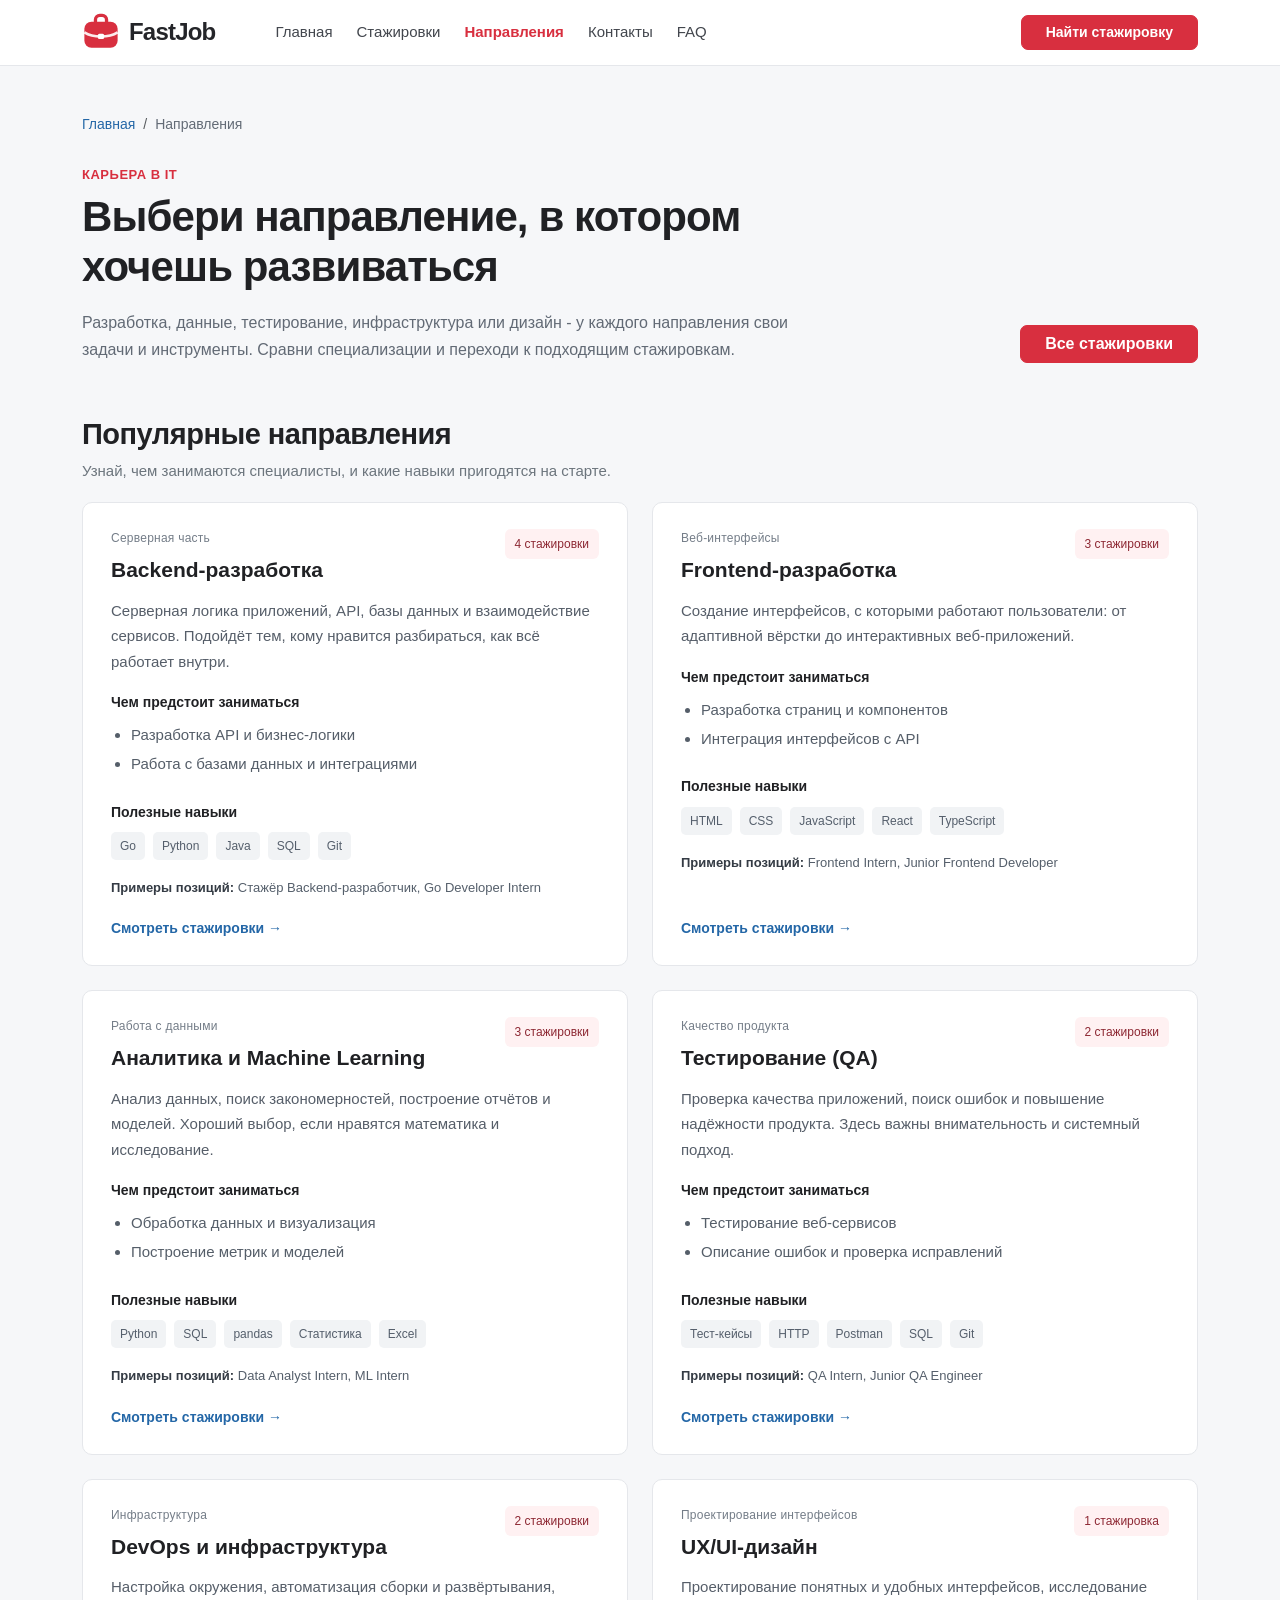
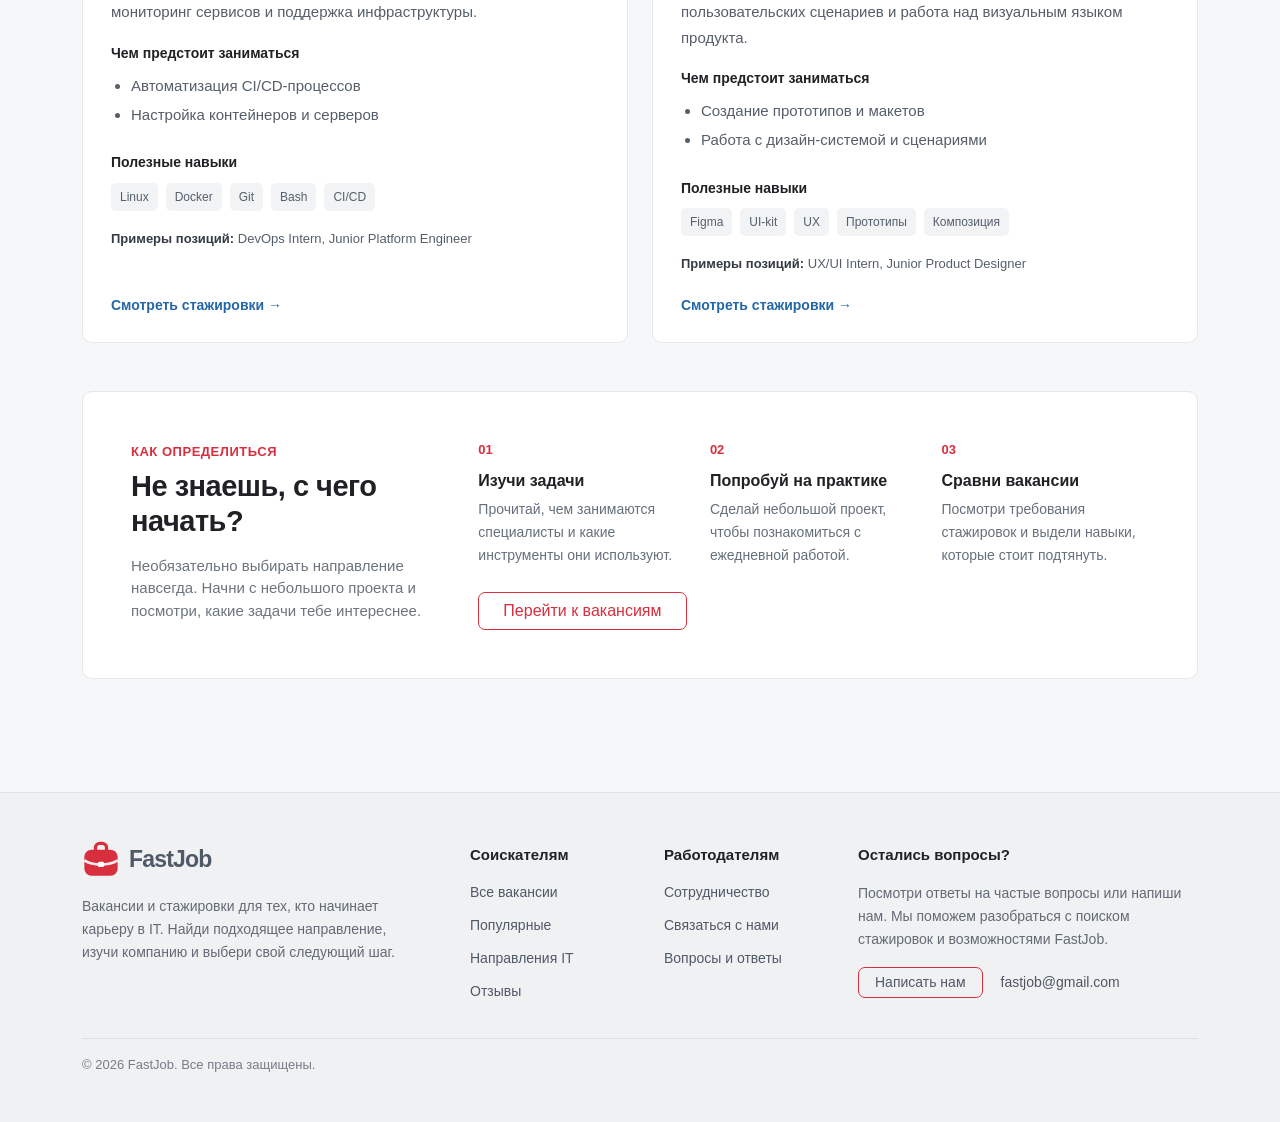
<file: directions.html>
<!DOCTYPE html>
<html lang="ru">
<head>
  <meta charset="UTF-8">
  <meta name="viewport" content="width=device-width, initial-scale=1">
  <meta name="description" content="Направления IT в FastJob: Backend, Frontend, аналитика и ML, QA, DevOps, UX/UI-дизайн. Выбирайте специализацию и ищите стажировки.">
  <title>Направления IT - FastJob</title>
  <link rel="stylesheet" href="https://cdn.jsdelivr.net/npm/bootstrap@5.3.8/dist/css/bootstrap.min.css">
  <link rel="stylesheet" href="css/custom.css">
  <link rel="icon" type="image/svg+xml" href="images/favicon.svg">
</head>
<body>
<a class="visually-hidden-focusable" href="#main">Перейти к содержимому</a>
<header class="site-header sticky-top">
  <nav class="navbar navbar-expand-lg navbar-light" aria-label="Главное меню">
    <div class="container">
      <a class="brand" href="index.html" aria-label="FastJob - главная"><img class="brand__logo" src="images/fastjob-logo.svg" alt="" width="38" height="38"><span>FastJob</span></a>
      <button class="navbar-toggler" type="button" data-bs-toggle="collapse" data-bs-target="#mainNavbar" aria-controls="mainNavbar" aria-expanded="false" aria-label="Открыть меню"><span class="navbar-toggler-icon"></span></button>
      <div class="collapse navbar-collapse" id="mainNavbar">
        <ul class="navbar-nav ms-lg-5 me-auto"><li class="nav-item"><a class="nav-link" href="index.html">Главная</a></li>
<li class="nav-item"><a class="nav-link"  href="catalog.html">Стажировки</a></li>
<li class="nav-item"><a class="nav-link active" aria-current="page" href="directions.html">Направления</a></li>
<li class="nav-item"><a class="nav-link"  href="contacts.html">Контакты</a></li>
<li class="nav-item"><a class="nav-link" href="contacts.html#faq">FAQ</a></li></ul>
        <a class="btn btn-primary mt-3 mt-lg-0 px-4" href="catalog.html">Найти стажировку</a>
      </div>
    </div>
  </nav>
</header>
<main class="container py-4 py-lg-5" id="main">
  <nav aria-label="Хлебные крошки"><ol class="breadcrumb"><li class="breadcrumb-item"><a href="index.html">Главная</a></li><li class="breadcrumb-item active" aria-current="page">Направления</li></ol></nav>
  <section class="direction-page-intro mb-5">
    <div class="row align-items-end g-4">
      <div class="col-12 col-lg-8">
        <span class="kicker d-inline-block mb-2">Карьера в IT</span>
        <h1 class="main-heading mb-3">Выбери направление, в котором хочешь развиваться</h1>
        <p class="direction-page-intro__text mb-0">Разработка, данные, тестирование, инфраструктура или дизайн - у каждого направления свои задачи и инструменты. Сравни специализации и переходи к подходящим стажировкам.</p>
      </div>
      <div class="col-12 col-lg-4 text-lg-end">
        <a class="btn btn-primary px-4" href="catalog.html">Все стажировки</a>
      </div>
    </div>
  </section>

  <section aria-labelledby="directionsHeading" class="mb-5">
    <div class="section-heading">
      <div>
        <h2 class="section-title mb-2" id="directionsHeading">Популярные направления</h2>
        <p class="text-secondary mb-0">Узнай, чем занимаются специалисты, и какие навыки пригодятся на старте.</p>
      </div>
    </div>
    <div class="row g-3 g-lg-4">
        <div class="col-12 col-lg-6">
          <article class="direction-detail h-100" id="backend">
            <div class="direction-detail__head">
              <div>
                <span class="direction-detail__eyebrow">Серверная часть</span>
                <h3 class="direction-detail__title">Backend-разработка</h3>
              </div>
              <span class="direction-detail__count" data-direction-count="Backend">Вакансии</span>
            </div>
            <p class="direction-detail__intro">Серверная логика приложений, API, базы данных и взаимодействие сервисов. Подойдёт тем, кому нравится разбираться, как всё работает внутри.</p>
            <h4 class="direction-detail__label">Чем предстоит заниматься</h4>
            <ul class="direction-detail__tasks"><li>Разработка API и бизнес-логики</li><li>Работа с базами данных и интеграциями</li></ul>
            <h4 class="direction-detail__label">Полезные навыки</h4>
            <div class="d-flex flex-wrap gap-2 mb-3"><span class="skill-tag">Go</span><span class="skill-tag">Python</span><span class="skill-tag">Java</span><span class="skill-tag">SQL</span><span class="skill-tag">Git</span></div>
            <p class="direction-detail__roles"><span>Примеры позиций:</span> Стажёр Backend-разработчик, Go Developer Intern</p>
            <a class="direction-detail__link" href="catalog.html?direction=Backend">Смотреть стажировки <span aria-hidden="true">→</span></a>
          </article>
        </div>
        <div class="col-12 col-lg-6">
          <article class="direction-detail h-100" id="frontend">
            <div class="direction-detail__head">
              <div>
                <span class="direction-detail__eyebrow">Веб-интерфейсы</span>
                <h3 class="direction-detail__title">Frontend-разработка</h3>
              </div>
              <span class="direction-detail__count" data-direction-count="Frontend">Вакансии</span>
            </div>
            <p class="direction-detail__intro">Создание интерфейсов, с которыми работают пользователи: от адаптивной вёрстки до интерактивных веб-приложений.</p>
            <h4 class="direction-detail__label">Чем предстоит заниматься</h4>
            <ul class="direction-detail__tasks"><li>Разработка страниц и компонентов</li><li>Интеграция интерфейсов с API</li></ul>
            <h4 class="direction-detail__label">Полезные навыки</h4>
            <div class="d-flex flex-wrap gap-2 mb-3"><span class="skill-tag">HTML</span><span class="skill-tag">CSS</span><span class="skill-tag">JavaScript</span><span class="skill-tag">React</span><span class="skill-tag">TypeScript</span></div>
            <p class="direction-detail__roles"><span>Примеры позиций:</span> Frontend Intern, Junior Frontend Developer</p>
            <a class="direction-detail__link" href="catalog.html?direction=Frontend">Смотреть стажировки <span aria-hidden="true">→</span></a>
          </article>
        </div>
        <div class="col-12 col-lg-6">
          <article class="direction-detail h-100" id="data">
            <div class="direction-detail__head">
              <div>
                <span class="direction-detail__eyebrow">Работа с данными</span>
                <h3 class="direction-detail__title">Аналитика и Machine Learning</h3>
              </div>
              <span class="direction-detail__count" data-direction-count="Data">Вакансии</span>
            </div>
            <p class="direction-detail__intro">Анализ данных, поиск закономерностей, построение отчётов и моделей. Хороший выбор, если нравятся математика и исследование.</p>
            <h4 class="direction-detail__label">Чем предстоит заниматься</h4>
            <ul class="direction-detail__tasks"><li>Обработка данных и визуализация</li><li>Построение метрик и моделей</li></ul>
            <h4 class="direction-detail__label">Полезные навыки</h4>
            <div class="d-flex flex-wrap gap-2 mb-3"><span class="skill-tag">Python</span><span class="skill-tag">SQL</span><span class="skill-tag">pandas</span><span class="skill-tag">Статистика</span><span class="skill-tag">Excel</span></div>
            <p class="direction-detail__roles"><span>Примеры позиций:</span> Data Analyst Intern, ML Intern</p>
            <a class="direction-detail__link" href="catalog.html?direction=Data">Смотреть стажировки <span aria-hidden="true">→</span></a>
          </article>
        </div>
        <div class="col-12 col-lg-6">
          <article class="direction-detail h-100" id="qa">
            <div class="direction-detail__head">
              <div>
                <span class="direction-detail__eyebrow">Качество продукта</span>
                <h3 class="direction-detail__title">Тестирование (QA)</h3>
              </div>
              <span class="direction-detail__count" data-direction-count="QA">Вакансии</span>
            </div>
            <p class="direction-detail__intro">Проверка качества приложений, поиск ошибок и повышение надёжности продукта. Здесь важны внимательность и системный подход.</p>
            <h4 class="direction-detail__label">Чем предстоит заниматься</h4>
            <ul class="direction-detail__tasks"><li>Тестирование веб-сервисов</li><li>Описание ошибок и проверка исправлений</li></ul>
            <h4 class="direction-detail__label">Полезные навыки</h4>
            <div class="d-flex flex-wrap gap-2 mb-3"><span class="skill-tag">Тест-кейсы</span><span class="skill-tag">HTTP</span><span class="skill-tag">Postman</span><span class="skill-tag">SQL</span><span class="skill-tag">Git</span></div>
            <p class="direction-detail__roles"><span>Примеры позиций:</span> QA Intern, Junior QA Engineer</p>
            <a class="direction-detail__link" href="catalog.html?direction=QA">Смотреть стажировки <span aria-hidden="true">→</span></a>
          </article>
        </div>
        <div class="col-12 col-lg-6">
          <article class="direction-detail h-100" id="devops">
            <div class="direction-detail__head">
              <div>
                <span class="direction-detail__eyebrow">Инфраструктура</span>
                <h3 class="direction-detail__title">DevOps и инфраструктура</h3>
              </div>
              <span class="direction-detail__count" data-direction-count="DevOps">Вакансии</span>
            </div>
            <p class="direction-detail__intro">Настройка окружения, автоматизация сборки и развёртывания, мониторинг сервисов и поддержка инфраструктуры.</p>
            <h4 class="direction-detail__label">Чем предстоит заниматься</h4>
            <ul class="direction-detail__tasks"><li>Автоматизация CI/CD-процессов</li><li>Настройка контейнеров и серверов</li></ul>
            <h4 class="direction-detail__label">Полезные навыки</h4>
            <div class="d-flex flex-wrap gap-2 mb-3"><span class="skill-tag">Linux</span><span class="skill-tag">Docker</span><span class="skill-tag">Git</span><span class="skill-tag">Bash</span><span class="skill-tag">CI/CD</span></div>
            <p class="direction-detail__roles"><span>Примеры позиций:</span> DevOps Intern, Junior Platform Engineer</p>
            <a class="direction-detail__link" href="catalog.html?direction=DevOps">Смотреть стажировки <span aria-hidden="true">→</span></a>
          </article>
        </div>
        <div class="col-12 col-lg-6">
          <article class="direction-detail h-100" id="design">
            <div class="direction-detail__head">
              <div>
                <span class="direction-detail__eyebrow">Проектирование интерфейсов</span>
                <h3 class="direction-detail__title">UX/UI-дизайн</h3>
              </div>
              <span class="direction-detail__count" data-direction-count="Design">Вакансии</span>
            </div>
            <p class="direction-detail__intro">Проектирование понятных и удобных интерфейсов, исследование пользовательских сценариев и работа над визуальным языком продукта.</p>
            <h4 class="direction-detail__label">Чем предстоит заниматься</h4>
            <ul class="direction-detail__tasks"><li>Создание прототипов и макетов</li><li>Работа с дизайн-системой и сценариями</li></ul>
            <h4 class="direction-detail__label">Полезные навыки</h4>
            <div class="d-flex flex-wrap gap-2 mb-3"><span class="skill-tag">Figma</span><span class="skill-tag">UI-kit</span><span class="skill-tag">UX</span><span class="skill-tag">Прототипы</span><span class="skill-tag">Композиция</span></div>
            <p class="direction-detail__roles"><span>Примеры позиций:</span> UX/UI Intern, Junior Product Designer</p>
            <a class="direction-detail__link" href="catalog.html?direction=Design">Смотреть стажировки <span aria-hidden="true">→</span></a>
          </article>
        </div>
    </div>
  </section>

  <section class="surface p-4 p-lg-5 direction-help" aria-labelledby="directionHelpHeading">
    <div class="row g-4 align-items-start">
      <div class="col-12 col-lg-4">
        <span class="kicker d-inline-block mb-2">Как определиться</span>
        <h2 class="section-title mb-3" id="directionHelpHeading">Не знаешь, с чего начать?</h2>
        <p class="text-secondary mb-0">Необязательно выбирать направление навсегда. Начни с небольшого проекта и посмотри, какие задачи тебе интереснее.</p>
      </div>
      <div class="col-12 col-lg-8">
        <div class="row g-4">
          <div class="col-12 col-md-4"><div class="direction-step"><span class="direction-step__number">01</span><h3>Изучи задачи</h3><p>Прочитай, чем занимаются специалисты и какие инструменты они используют.</p></div></div>
          <div class="col-12 col-md-4"><div class="direction-step"><span class="direction-step__number">02</span><h3>Попробуй на практике</h3><p>Сделай небольшой проект, чтобы познакомиться с ежедневной работой.</p></div></div>
          <div class="col-12 col-md-4"><div class="direction-step"><span class="direction-step__number">03</span><h3>Сравни вакансии</h3><p>Посмотри требования стажировок и выдели навыки, которые стоит подтянуть.</p></div></div>
        </div>
        <a class="btn btn-outline-primary mt-4 px-4" href="catalog.html">Перейти к вакансиям</a>
      </div>
    </div>
  </section>
</main>
<footer class="site-footer py-5">
  <div class="container">
    <div class="row g-4 g-lg-5">
      <div class="col-12 col-md-6 col-lg-4">
        <a class="brand mb-3" href="index.html"><img class="brand__logo" src="images/fastjob-logo.svg" alt="" width="38" height="38"><span>FastJob</span></a>
        <p class="footer-about mb-3">Вакансии и стажировки для тех, кто начинает карьеру в IT. Найди подходящее направление, изучи компанию и выбери свой следующий шаг.</p>
      </div>
      <div class="col-6 col-md-3 col-lg-2">
        <h2 class="footer-heading">Соискателям</h2>
        <ul class="footer-links">
          <li><a href="catalog.html">Все вакансии</a></li>
          <li><a href="index.html#popular">Популярные</a></li>
          <li><a href="directions.html">Направления IT</a></li>
          <li><a href="index.html#employer-reviews">Отзывы</a></li>
        </ul>
      </div>
      <div class="col-6 col-md-3 col-lg-2">
        <h2 class="footer-heading">Работодателям</h2>
        <ul class="footer-links">
          <li><a href="contacts.html">Сотрудничество</a></li>
          <li><a href="contacts.html#feedbackForm">Связаться с нами</a></li>
          <li><a href="contacts.html#faq">Вопросы и ответы</a></li>
        </ul>
      </div>
      <div class="col-12 col-md-6 col-lg-4">
        <h2 class="footer-heading">Остались вопросы?</h2>
        <p class="footer-about mb-3">Посмотри ответы на частые вопросы или напиши нам. Мы поможем разобраться с поиском стажировок и возможностями FastJob.</p>
        <div class="footer-contact-actions">
          <a class="btn btn-outline-primary btn-sm px-3" href="contacts.html#feedbackForm">Написать нам</a>
          <a class="footer-email" href="mailto:fastjob@gmail.com">fastjob@gmail.com</a>
        </div>
      </div>
    </div>
    <div class="footer-bottom mt-4 pt-3">© 2026 FastJob. Все права защищены.</div>
  </div>
</footer>
<button class="back-to-top" id="backToTop" type="button" aria-label="Наверх" title="Наверх">↑</button>
<script src="https://cdn.jsdelivr.net/npm/bootstrap@5.3.8/dist/js/bootstrap.bundle.min.js"></script>
<script src="js/app.js"></script>
</body>
</html>
</file>
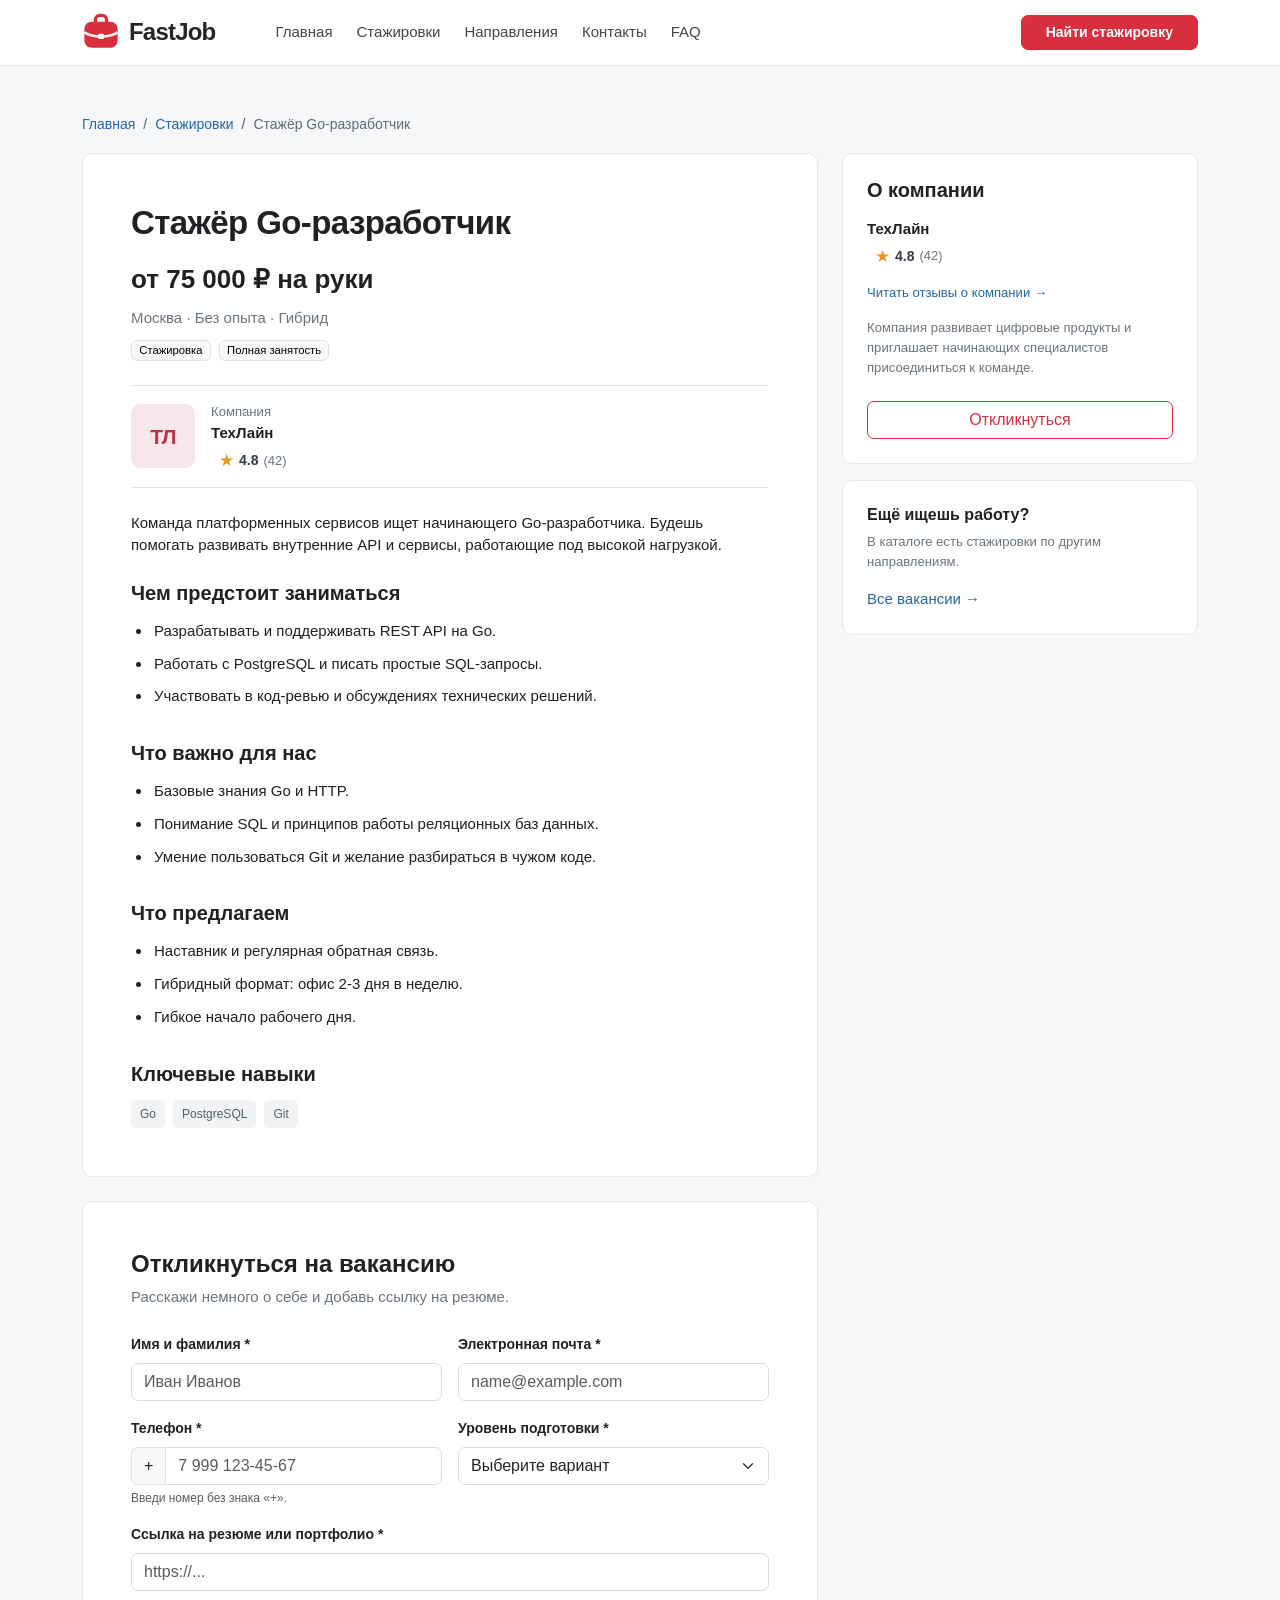
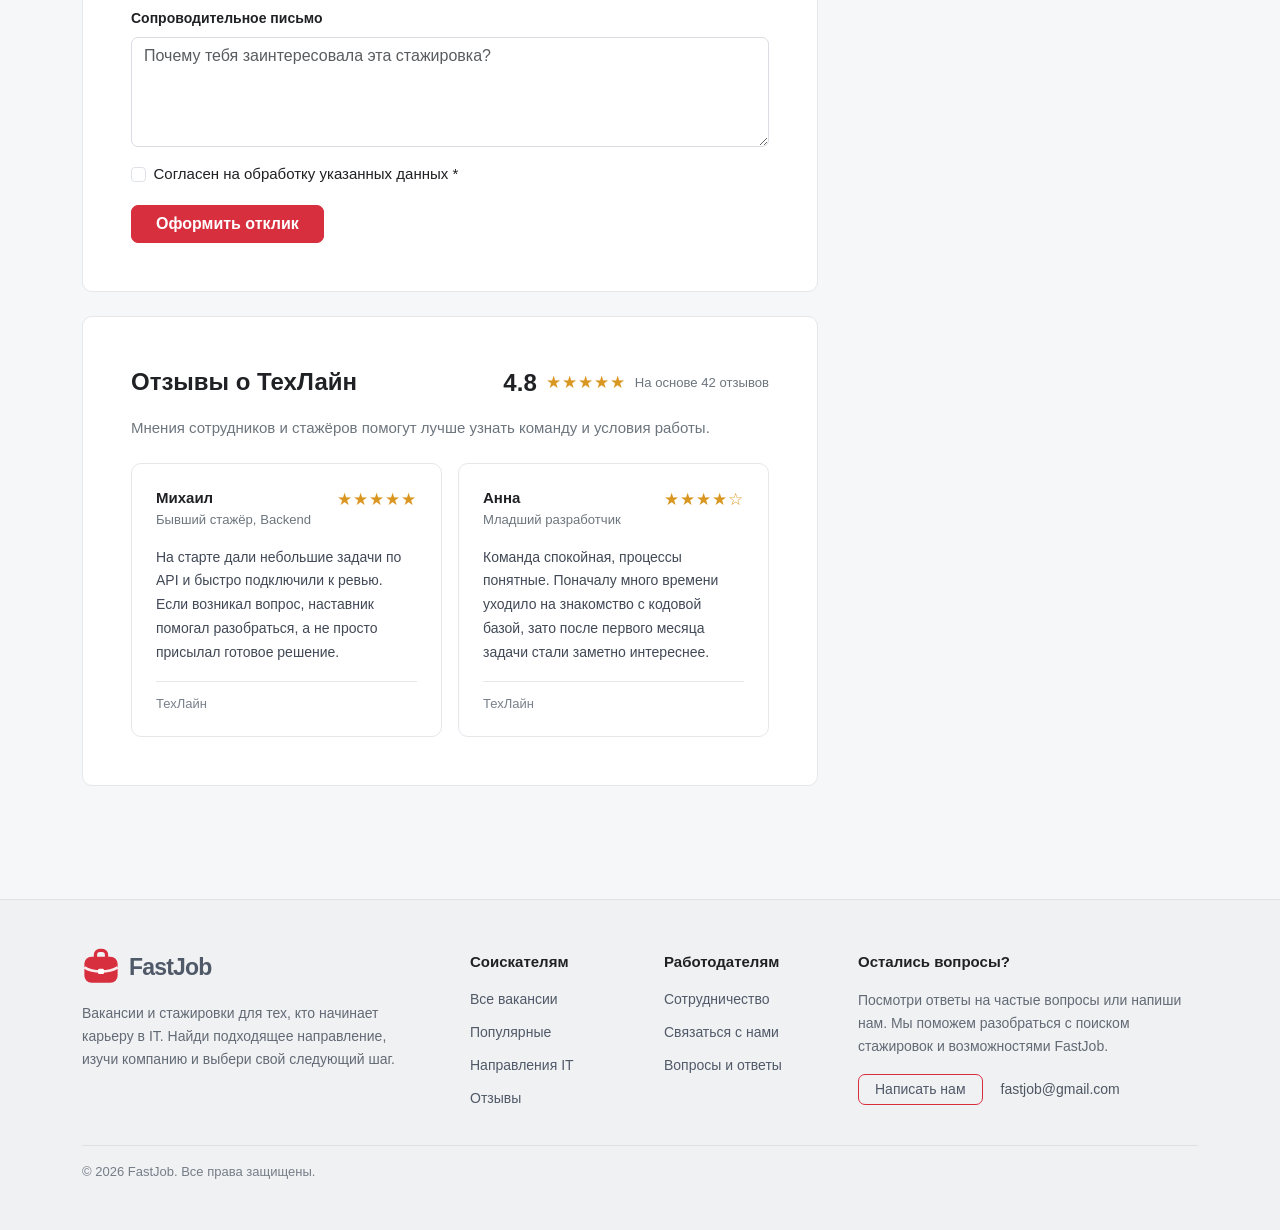
<file: vacancy.html>
<!DOCTYPE html>
<html lang="ru">
<head>
  <meta charset="UTF-8">
  <meta name="viewport" content="width=device-width, initial-scale=1">
  <meta name="description" content="Подробности вакансии и форма отклика на FastJob.">
  <title>Вакансия и отклик - FastJob</title>
  <link rel="stylesheet" href="https://cdn.jsdelivr.net/npm/bootstrap@5.3.8/dist/css/bootstrap.min.css">
  <link rel="stylesheet" href="css/custom.css">
  <link rel="icon" type="image/svg+xml" href="images/favicon.svg">
</head>
<body>
<a class="visually-hidden-focusable" href="#main">Перейти к содержимому</a>
<header class="site-header sticky-top">
  <nav class="navbar navbar-expand-lg navbar-light" aria-label="Главное меню">
    <div class="container">
      <a class="brand" href="index.html" aria-label="FastJob - главная"><img class="brand__logo" src="images/fastjob-logo.svg" alt="" width="38" height="38"><span>FastJob</span></a>
      <button class="navbar-toggler" type="button" data-bs-toggle="collapse" data-bs-target="#mainNavbar" aria-controls="mainNavbar" aria-expanded="false" aria-label="Открыть меню"><span class="navbar-toggler-icon"></span></button>
      <div class="collapse navbar-collapse" id="mainNavbar">
        <ul class="navbar-nav ms-lg-5 me-auto"><li class="nav-item"><a class="nav-link"  href="index.html">Главная</a></li>
<li class="nav-item"><a class="nav-link"  href="catalog.html">Стажировки</a></li>
<li class="nav-item"><a class="nav-link"  href="directions.html">Направления</a></li>
<li class="nav-item"><a class="nav-link"  href="contacts.html">Контакты</a></li>
<li class="nav-item"><a class="nav-link" href="contacts.html#faq">FAQ</a></li></ul>
        <a class="btn btn-primary mt-3 mt-lg-0 px-4" href="catalog.html">Найти стажировку</a>
      </div>
    </div>
  </nav>
</header>
<main id="main" class="container py-4 py-md-5">
  <nav aria-label="Хлебные крошки"><ol class="breadcrumb"><li class="breadcrumb-item"><a href="index.html">Главная</a></li><li class="breadcrumb-item"><a href="catalog.html">Стажировки</a></li><li class="breadcrumb-item active" aria-current="page" id="crumbTitle">Вакансия</li></ol></nav>
  <div class="row g-4">
    <div class="col-12 col-lg-8">
      <article class="surface p-4 p-md-5 mb-4">
        <h1 id="vacancyTitle" class="vacancy-heading mb-3">Вакансия</h1>
        <div class="vacancy-salary mb-2" id="vacancySalary"></div>
        <p class="text-secondary mb-2" id="vacancyMeta"></p>
        <span class="badge text-bg-light border fw-normal me-2">Стажировка</span><span class="badge text-bg-light border fw-normal" id="vacancyEmployment"></span>
        <div class="d-flex gap-3 align-items-center border-top border-bottom py-3 my-4"><span id="companyLogo" class="company-logo company-logo--large"></span><div><div class="small text-secondary">Компания</div><div class="fw-bold" id="vacancyCompany"></div><div class="mt-1" id="vacancyCompanyRating"></div></div></div>
        <p class="mb-4" id="vacancyDescription"></p>
        <section class="vacancy-section mb-4"><h2>Чем предстоит заниматься</h2><div id="vacancyDuties"></div></section>
        <section class="vacancy-section mb-4"><h2>Что важно для нас</h2><div id="vacancyRequirements"></div></section>
        <section class="vacancy-section mb-4"><h2>Что предлагаем</h2><div id="vacancyConditions"></div></section>
        <section class="vacancy-section"><h2>Ключевые навыки</h2><div class="d-flex gap-2 flex-wrap" id="vacancySkills"></div></section>
      </article>
      <section class="surface p-4 p-md-5 application-card" id="apply">
        <div id="applicationIntro">
          <h2 class="h4 fw-bold mb-2">Откликнуться на вакансию</h2>
          <p class="text-secondary mb-4">Расскажи немного о себе и добавь ссылку на резюме.</p>
        </div>
        <form id="applicationForm" novalidate>
          <input type="hidden" name="vacancy" id="applicationJob">
          <div class="row g-3">
            <div class="col-12 col-md-6"><label class="form-label" for="appName">Имя и фамилия *</label><input class="form-control" type="text" id="appName" name="name" minlength="2" maxlength="80" autocomplete="name" placeholder="Иван Иванов" required><div class="invalid-feedback">Укажи имя и фамилию.</div></div>
            <div class="col-12 col-md-6"><label class="form-label" for="appEmail">Электронная почта *</label><input class="form-control" type="email" id="appEmail" name="email" autocomplete="email" placeholder="name@example.com" required><div class="invalid-feedback">Укажи корректный e-mail.</div></div>
            <div class="col-12 col-md-6"><label class="form-label" for="appPhone">Телефон *</label><div class="input-group"><span class="input-group-text">+</span><input class="form-control" type="tel" id="appPhone" name="phone" autocomplete="tel" placeholder="7 999 123-45-67" pattern="[0-9 ()-]{10,20}" title="От 10 до 20 символов: цифры, пробелы, скобки и дефисы" required></div><div class="form-text">Введи номер без знака «+».</div><div class="invalid-feedback">Укажи номер телефона.</div></div>
            <div class="col-12 col-md-6"><label class="form-label" for="appLevel">Уровень подготовки *</label><select class="form-select" id="appLevel" name="level" required><option value="">Выберите вариант</option><option>Студент</option><option>Самостоятельно изучаю IT</option><option>Есть собственные проекты</option><option>Начинающий специалист</option></select><div class="invalid-feedback">Выбери уровень подготовки.</div></div>
            <div class="col-12"><label class="form-label" for="appResume">Ссылка на резюме или портфолио *</label><input class="form-control" type="url" id="appResume" name="resume" placeholder="https://..." required><div class="invalid-feedback">Добавь корректную ссылку, начиная с https://.</div></div>
            <div class="col-12"><label class="form-label" for="appComment">Сопроводительное письмо</label><textarea class="form-control" id="appComment" name="comment" rows="4" maxlength="1000" placeholder="Почему тебя заинтересовала эта стажировка?"></textarea></div>
            <div class="col-12"><div class="form-check"><input class="form-check-input" type="checkbox" id="appConsent" name="consent" required><label class="form-check-label" for="appConsent">Согласен на обработку указанных данных *</label><div class="invalid-feedback">Необходимо согласие.</div></div></div>
            <div class="col-12"><button class="btn btn-primary px-4" type="submit">Оформить отклик</button></div>
          </div>
        </form>
        <div id="applicationSuccess" class="application-success text-center" role="status" aria-live="polite" hidden>
          <div class="application-success__check mx-auto mb-3" aria-hidden="true">✓</div>
          <h2 class="h4 fw-bold mb-2" id="applicationSuccessTitle">Отклик оформлен</h2>
          <p class="application-success__summary mx-auto mb-4" id="applicationSuccessSummary"></p>
          <div class="application-success__note text-start mx-auto mb-4">
            Если компания заинтересуется вашей кандидатурой, она сможет связаться с вами по контактам, указанным в анкете.
          </div>
          <div class="d-flex justify-content-center flex-wrap gap-2">
            <a href="catalog.html" class="btn btn-primary px-4">Найти ещё стажировки</a>
            <button type="button" class="btn btn-outline-secondary px-4" id="editApplication">Изменить данные</button>
          </div>
        </div>
      </section>
      <section class="surface p-4 p-md-5 mt-4" id="reviews" aria-labelledby="reviewHeading">
        <div class="d-flex flex-wrap gap-3 justify-content-between align-items-center mb-3">
          <h2 class="h4 fw-bold mb-0" id="reviewHeading">Отзывы о работодателе</h2>
          <div class="review-total" id="reviewSummary"></div>
        </div>
        <p class="text-secondary mb-4">Мнения сотрудников и стажёров помогут лучше узнать команду и условия работы.</p>
        <div class="row g-3" id="employerReviews"></div>
      </section>
    </div>
    <aside class="col-12 col-lg-4"><div class="surface p-4"><h2 class="h5 fw-bold mb-3">О компании</h2><p id="companyName" class="fw-bold mb-1"></p><div id="sidebarCompanyRating" class="mb-3"></div><a class="d-block small text-decoration-none mb-3" href="#reviews">Читать отзывы о компании →</a><p class="small text-secondary mb-4">Компания развивает цифровые продукты и приглашает начинающих специалистов присоединиться к команде.</p><a class="btn btn-outline-primary w-100" href="#apply">Откликнуться</a></div><div class="surface p-4 mt-3"><h2 class="h6 fw-bold">Ещё ищешь работу?</h2><p class="small text-secondary">В каталоге есть стажировки по другим направлениям.</p><a class="text-decoration-none" href="catalog.html">Все вакансии →</a></div></aside>
  </div>
</main>
<footer class="site-footer py-5">
  <div class="container">
    <div class="row g-4 g-lg-5">
      <div class="col-12 col-md-6 col-lg-4">
        <a class="brand mb-3" href="index.html"><img class="brand__logo" src="images/fastjob-logo.svg" alt="" width="38" height="38"><span>FastJob</span></a>
        <p class="footer-about mb-3">Вакансии и стажировки для тех, кто начинает карьеру в IT. Найди подходящее направление, изучи компанию и выбери свой следующий шаг.</p>
      </div>
      <div class="col-6 col-md-3 col-lg-2">
        <h2 class="footer-heading">Соискателям</h2>
        <ul class="footer-links">
          <li><a href="catalog.html">Все вакансии</a></li>
          <li><a href="index.html#popular">Популярные</a></li>
          <li><a href="directions.html">Направления IT</a></li>
          <li><a href="index.html#employer-reviews">Отзывы</a></li>
        </ul>
      </div>
      <div class="col-6 col-md-3 col-lg-2">
        <h2 class="footer-heading">Работодателям</h2>
        <ul class="footer-links">
          <li><a href="contacts.html">Сотрудничество</a></li>
          <li><a href="contacts.html#feedbackForm">Связаться с нами</a></li>
          <li><a href="contacts.html#faq">Вопросы и ответы</a></li>
        </ul>
      </div>
      <div class="col-12 col-md-6 col-lg-4">
        <h2 class="footer-heading">Остались вопросы?</h2>
        <p class="footer-about mb-3">Посмотри ответы на частые вопросы или напиши нам. Мы поможем разобраться с поиском стажировок и возможностями FastJob.</p>
        <div class="footer-contact-actions">
          <a class="btn btn-outline-primary btn-sm px-3" href="contacts.html#feedbackForm">Написать нам</a>
          <a class="footer-email" href="mailto:fastjob@gmail.com">fastjob@gmail.com</a>
        </div>
      </div>
    </div>
    <div class="footer-bottom mt-4 pt-3">© 2026 FastJob. Все права защищены.</div>
  </div>
</footer>
<button class="back-to-top" id="backToTop" type="button" aria-label="Наверх" title="Наверх">↑</button>
<script src="https://cdn.jsdelivr.net/npm/bootstrap@5.3.8/dist/js/bootstrap.bundle.min.js"></script>
<script src="js/app.js"></script>
</body>
</html>
</file>
<file: css/custom.css>
:root {
  --accent: #d82f3f;
  --accent-dark: #b62333;
  --surface: #fff;
  --page: #f6f7f9;
  --text: #202124;
  --muted: #717782;
  --line: #e5e7eb;
}

html { scroll-behavior: smooth; scroll-padding-top: 95px; }
body { background: var(--page); color: var(--text); font-family: Arial, Helvetica, sans-serif; font-size: 15px; }
a { color: #2467a7; }
a:hover { color: #155187; }
.min-w-0 { min-width: 0; }
.text-primary { color: var(--accent) !important; }
.bg-primary { background-color: var(--accent) !important; }
.btn-primary {
  --bs-btn-bg: var(--accent); --bs-btn-border-color: var(--accent);
  --bs-btn-hover-bg: var(--accent-dark); --bs-btn-hover-border-color: var(--accent-dark);
  --bs-btn-active-bg: var(--accent-dark); --bs-btn-active-border-color: var(--accent-dark);
  --bs-btn-disabled-bg: var(--accent); --bs-btn-disabled-border-color: var(--accent);
  font-weight: 600;
}
.btn-outline-primary {
  --bs-btn-color: var(--accent); --bs-btn-border-color: var(--accent);
  --bs-btn-hover-bg: var(--accent); --bs-btn-hover-border-color: var(--accent);
  --bs-btn-active-bg: var(--accent-dark); --bs-btn-active-border-color: var(--accent-dark);
}
.btn { border-radius: 7px; }
.form-control, .form-select { border-color: #d9dce1; border-radius: 7px; }
.form-control:focus, .form-select:focus { border-color: #c6515c; box-shadow: 0 0 0 .2rem rgba(216,47,63,.12); }
.form-check-input:checked { background-color: var(--accent); border-color: var(--accent); }
:focus-visible { outline: 3px solid #a3c9f2; outline-offset: 3px; }

/* Shared navigation */
.site-header { background: #fff; border-bottom: 1px solid var(--line); }
.brand { display: inline-flex; align-items: center; gap: 9px; font-size: 24px; font-weight: 800; letter-spacing: -.8px; text-decoration: none; color: #242529; }
.brand:hover { color: #242529; }
.brand__symbol { display: inline-flex; justify-content: center; align-items: center; width: 37px; height: 37px; background: var(--accent); border-radius: 8px; color: white; font-size: 15px; letter-spacing: -.5px; }
.navbar { padding-top: 13px; padding-bottom: 13px; }
.navbar .nav-link { font-size: 15px; color: #42464d; padding-left: 12px !important; padding-right: 12px !important; }
.navbar .nav-link:hover, .navbar .nav-link.active { color: var(--accent); }
.navbar .nav-link.active { font-weight: 700; }
.site-header .btn { font-size: 14px; }

/* Layout and headings */
.main-heading { font-size: clamp(28px, 3.8vw, 42px); font-weight: 700; letter-spacing: -.9px; line-height: 1.2; }
.section-title { font-size: clamp(23px, 2.5vw, 29px); letter-spacing: -.5px; font-weight: 700; }
.section-heading { display: flex; align-items: center; justify-content: space-between; gap: 14px; margin-bottom: 20px; }
.surface { background: #fff; border: 1px solid var(--line); border-radius: 10px; }
.section-subtle { border-top: 1px solid var(--line); }
.muted { color: var(--muted); }
.kicker { color: var(--accent); font-weight: 700; font-size: 13px; text-transform: uppercase; letter-spacing: .04em; }
.breadcrumb { margin-bottom: 18px; font-size: 14px; }
.breadcrumb-item a { text-decoration: none; }
.breadcrumb-item.active { color: #636b76; }

/* Homepage search hero */
.home-hero { background: white; border-bottom: 1px solid var(--line); }
.home-hero__lead { max-width: 640px; color: #525863; font-size: 17px; }
.search-panel { max-width: 900px; }
.search-panel .input-group { background: #fff; border: 1px solid #ccd0d7; border-radius: 9px; padding: 5px; }
.search-panel .input-group-text { border: none; background: none; color: #9197a1; }
.search-panel .form-control { border: 0; box-shadow: none; }
.search-panel .btn { min-width: 120px; }
.quick-links a { color: #515b69; text-decoration: none; border-bottom: 1px dashed #a9afb8; }
.quick-links a:hover { color: var(--accent); border-color: var(--accent); }
.home-hero__aside { padding: 25px; background: #fbfbfc; border: 1px solid var(--line); border-radius: 9px; }
.aside-title { font-weight: 700; font-size: 16px; }
.aside-link { display: flex; align-items: center; justify-content: space-between; padding: 13px 0; text-decoration: none; border-bottom: 1px solid var(--line); color: #343b46; }
.aside-link:last-child { border-bottom: 0; }
.aside-link:hover { color: var(--accent); }
.category-link { display: flex; align-items: center; justify-content: space-between; gap: 10px; padding: 18px 19px; border: 1px solid var(--line); border-radius: 9px; background: #fff; color: #202124; text-decoration: none; font-size: 16px; font-weight: 600; transition: border-color .15s, box-shadow .15s; }
.category-link:hover { color: #202124; border-color: #c2c7d0; box-shadow: 0 3px 10px rgba(0,0,0,.04); }
.category-link .arrow { color: #858b93; }
.benefit-item { border-top: 2px solid #e9eaed; padding-top: 19px; }
.benefit-item h3 { font-size: 17px; font-weight: 700; }
.benefit-item p { font-size: 14px; color: #616976; }

/* Job listings */
.job-card { border: 1px solid var(--line); border-radius: 10px; background: #fff; box-shadow: none; }
.job-card:hover { border-color: #cbd0d9; }
.job-card__title { font-size: 20px; font-weight: 700; line-height: 1.32; text-decoration: none; color: #2265a2; }
.job-card__title:hover { color: #1b5487; text-decoration: underline; }
.job-card__salary { margin: 9px 0; font-size: 21px; font-weight: 700; letter-spacing: -.35px; }
.job-card__company { color: #39404a; font-size: 14px; }
.job-card__meta { display: flex; flex-wrap: wrap; gap: 7px; color: #68717d; font-size: 14px; }
.job-card__description { font-size: 14px; color: #535c69; line-height: 1.5; }
.job-card--compact { height: 100%; margin-bottom: 0 !important; }
.job-card--compact .job-card__title { font-size: 18px; }
.job-card--compact .job-card__salary { font-size: 19px; }
.job-card--compact .card-body { height: 100%; display: flex; flex-direction: column; }
.job-card--compact .job-card__meta { margin-bottom: 12px !important; }
.job-card--compact .card-body > .d-flex:last-child { margin-top: auto; }
.company-logo { display: inline-flex; align-items: center; justify-content: center; flex: 0 0 52px; width: 52px; height: 52px; border-radius: 9px; font-size: 17px; font-weight: 700; letter-spacing: -.7px; }
.company-logo--large { width: 64px; height: 64px; flex-basis: 64px; font-size: 21px; }
.company-logo--ruby { color: #bc3448; background: #f8e7ea; }
.company-logo--violet { color: #6b4bad; background: #eee8fa; }
.company-logo--mint { color: #137b66; background: #dff4ed; }
.company-logo--blue { color: #2b66a8; background: #e3eefb; }
.company-logo--orange { color: #ad6625; background: #f9ecdd; }
.company-logo--lilac { color: #94538d; background: #fae8f6; }
.company-logo--slate { color: #556476; background: #e9edf2; }
.company-logo--teal { color: #188083; background: #dbf3f1; }
.company-logo--indigo { color: #4357a1; background: #e4e9fa; }
.skill-tag { display: inline-block; background: #f1f3f5; color: #555f6c; border-radius: 5px; padding: 5px 9px; font-size: 12px; }
.filter-panel { position: sticky; top: 94px; }
.filter-panel legend { font-weight: 700; font-size: 15px; margin-bottom: 11px; }
.filter-panel label { font-size: 14px; }
.results-toolbar { display: flex; justify-content: space-between; gap: 16px; align-items: center; flex-wrap: wrap; }
.results-toolbar select { width: auto; min-width: 205px; }
.empty-state { background: white; border: 1px solid var(--line); border-radius: 9px; padding: 40px 20px; text-align: center; }
.empty-state[hidden] { display: none !important; }

/* Vacancy details */
.vacancy-heading { font-size: clamp(25px, 3vw, 33px); line-height: 1.3; letter-spacing: -.6px; font-weight: 700; }
.vacancy-salary { font-size: 26px; font-weight: 700; }
.vacancy-list { padding-left: 21px; margin: 12px 0 0; }
.vacancy-list li { padding: 0 0 8px 2px; line-height: 1.65; }
.vacancy-section h2 { font-size: 20px; font-weight: 700; margin-bottom: 14px; }
.application-card { scroll-margin-top: 90px; }
.form-label { font-weight: 600; font-size: 14px; }
.form-text { font-size: 12px; }
.alert[hidden] { display: none; }

/* Confirmation after submitting the application form */
.application-success { padding: 12px 0 6px; }
.application-success[hidden] { display: none; }
.application-success__check {
  display: grid;
  place-items: center;
  width: 70px;
  height: 70px;
  border-radius: 50%;
  background: #e7f6ee;
  color: #188452;
  font-size: 34px;
  font-weight: 700;
}
.application-success__summary { max-width: 510px; line-height: 1.65; color: #515963; }
.application-success__note {
  max-width: 540px;
  padding: 14px 18px;
  border: 1px solid #e2e7eb;
  border-radius: 8px;
  background: #f7f8f9;
  color: #59616c;
  font-size: 13px;
  line-height: 1.55;
}

/* FAQ target and long answers */
.faq-section { scroll-margin-top: 105px; }
.accordion-body { color: #424a55; line-height: 1.7; max-width: 960px; padding-top: 18px; padding-bottom: 22px; }
.accordion-button { font-weight: 600; line-height: 1.5; }

/* Contact page */
.contact-row { padding: 17px 0; border-bottom: 1px solid var(--line); }
.contact-row:last-child { border-bottom: 0; }
.contact-row h3 { font-size: 15px; font-weight: 700; }
.accordion-item { border-color: var(--line); }
.accordion-button:not(.collapsed) { background: #fff4f4; color: #922633; box-shadow: none; }
.accordion-button:focus { box-shadow: 0 0 0 .2rem rgba(216,47,63,.13); }

/* Footer */
.site-footer { background: #f0f1f3; border-top: 1px solid #e0e2e6; margin-top: 60px; font-size: 14px; }
.site-footer a { color: #505968; text-decoration: none; }
.site-footer a:hover { color: var(--accent); }
.back-to-top { position: fixed; right: 24px; bottom: 24px; z-index: 900; width: 44px; height: 44px; border: 1px solid #d8dbe0; background: #fff; border-radius: 50%; box-shadow: 0 5px 20px rgba(0,0,0,.1); opacity: 0; visibility: hidden; transition: opacity .2s; }
.back-to-top.is-visible { opacity: 1; visibility: visible; }

@media (max-width: 991.98px) {
  .filter-panel { position: static; }
  .home-hero__aside { margin-top: 24px; }
  .navbar .nav-link { padding-left: 0 !important; }
}
@media (max-width: 575.98px) {
  .home-hero { padding-top: 35px !important; }
  .search-panel .input-group { flex-wrap: wrap; }
  .search-panel .input-group-text { display: none; }
  .search-panel .form-control { flex: 1 0 100%; padding: 10px 12px; }
  .search-panel .btn { flex: 1 0 100%; margin-top: 5px; }
  .job-card .card-body { padding: 20px !important; }
  .job-card__title { font-size: 18px; }
  .job-card__salary { font-size: 19px; }
  .job-card__description { display: none; }
  .company-logo { width: 43px; height: 43px; flex-basis: 43px; font-size: 14px; }
  .company-logo--large { width: 60px; height: 60px; flex-basis: 60px; }
  .results-toolbar select { width: 100%; }
  .site-footer { margin-top: 40px; }
}

/* FastJob identity */
.brand__logo { display: block; flex: 0 0 38px; width: 38px; height: 38px; }


/* Employer ratings and reviews */
.employer-rating { display: inline-flex; align-items: center; gap: 5px; margin-left: 8px; white-space: nowrap; font-size: 13px; color: #353b44; vertical-align: middle; }
.employer-rating strong { font-size: 14px; }
.employer-rating__star { color: #e49b23; font-size: 17px; line-height: 1; }
.review-intro { max-width: 750px; }
.review-card { display: flex; flex-direction: column; padding: 23px 24px; border: 1px solid var(--line); border-radius: 10px; background: #fff; }
.review-card__head { display: flex; align-items: flex-start; justify-content: space-between; gap: 12px; margin-bottom: 16px; }
.review-card__stars, .review-score-stars { color: #d99721; letter-spacing: 1px; white-space: nowrap; font-size: 17px; }
.review-card__text { flex: 1; color: #414956; font-size: 14px; line-height: 1.7; margin-bottom: 16px; }
.review-card__company { font-size: 13px; color: #78808b; padding-top: 12px; border-top: 1px solid var(--line); }
.review-card__more { display: inline-block; margin: 10px 2px 0; color: #2467a7; font-size: 13px; text-decoration: none; }
.review-card__more:hover { text-decoration: underline; }
.review-total { display: inline-flex; gap: 9px; align-items: center; }
.review-score { font-size: 24px; font-weight: 700; }
#reviews { scroll-margin-top: 105px; }
#feedbackForm { scroll-margin-top: 105px; }

/* Expanded site footer */
.site-footer { margin-top: 65px; }
.site-footer .brand { font-size: 23px; }
.footer-heading { font-size: 15px; font-weight: 700; margin: 5px 0 18px; }
.footer-about { max-width: 370px; color: #626a75; line-height: 1.65; }
.footer-links { margin: 0; padding: 0; list-style: none; }
.footer-links li { margin-bottom: 12px; }
.site-footer .footer-email { font-weight: 400; color: #4d5662; }
.footer-bottom { border-top: 1px solid #dce0e5; color: #757d87; font-size: 13px; }

@media (max-width: 575.98px) {
  .review-card { padding: 18px; }
  .review-total { flex-wrap: wrap; }
}

.rating-link { display: inline-block; text-decoration: none; }
.rating-link:hover .employer-rating { color: var(--accent); }

/* Directions page */
.direction-page-intro { padding: 10px 0 6px; }
.direction-page-intro__text { max-width: 740px; color: #626a75; line-height: 1.7; font-size: 16px; }
.direction-detail { scroll-margin-top: 110px; display: flex; flex-direction: column; background: #fff; border: 1px solid var(--line); border-radius: 10px; padding: 26px 28px; }
.direction-detail:hover { border-color: #cbd0d9; }
.direction-detail__head { display: flex; align-items: flex-start; justify-content: space-between; gap: 15px; margin-bottom: 14px; }
.direction-detail__eyebrow { display: block; margin-bottom: 9px; color: #747d88; font-size: 12px; letter-spacing: .02em; }
.direction-detail__title { margin: 0; font-size: 21px; line-height: 1.3; font-weight: 700; }
.direction-detail__count { flex: 0 0 auto; font-size: 12px; padding: 6px 10px; border-radius: 6px; color: #8e2934; background: #fff1f2; white-space: nowrap; }
.direction-detail__intro { margin: 0 0 20px; line-height: 1.7; color: #565e69; }
.direction-detail__label { margin: 0 0 12px; font-size: 14px; font-weight: 700; }
.direction-detail__tasks { padding-left: 20px; margin: 0 0 22px; color: #555e69; line-height: 1.55; }
.direction-detail__tasks li { padding-bottom: 6px; }
.direction-detail__roles { margin: 2px 0 20px; color: #555f6b; line-height: 1.55; font-size: 13px; }
.direction-detail__roles span { font-weight: 700; color: #343b44; }
.direction-detail__link { margin-top: auto; align-self: start; font-size: 14px; font-weight: 700; text-decoration: none; }
.direction-detail__link:hover { text-decoration: underline; }
.direction-step__number { display: block; margin-bottom: 12px; font-size: 13px; font-weight: 700; color: var(--accent); }
.direction-step h3 { font-size: 16px; font-weight: 700; }
.direction-step p { color: #65707c; font-size: 14px; line-height: 1.65; margin-bottom: 0; }
.footer-contact-actions { display: flex; flex-wrap: wrap; align-items: center; gap: 12px 18px; }
.footer-contact-actions .footer-email { font-weight: 400; text-decoration: none; overflow-wrap: anywhere; }
@media (max-width: 575.98px) {
  .direction-detail { padding: 21px 19px; }
  .direction-detail__head { flex-wrap: wrap; }
}
</file>
